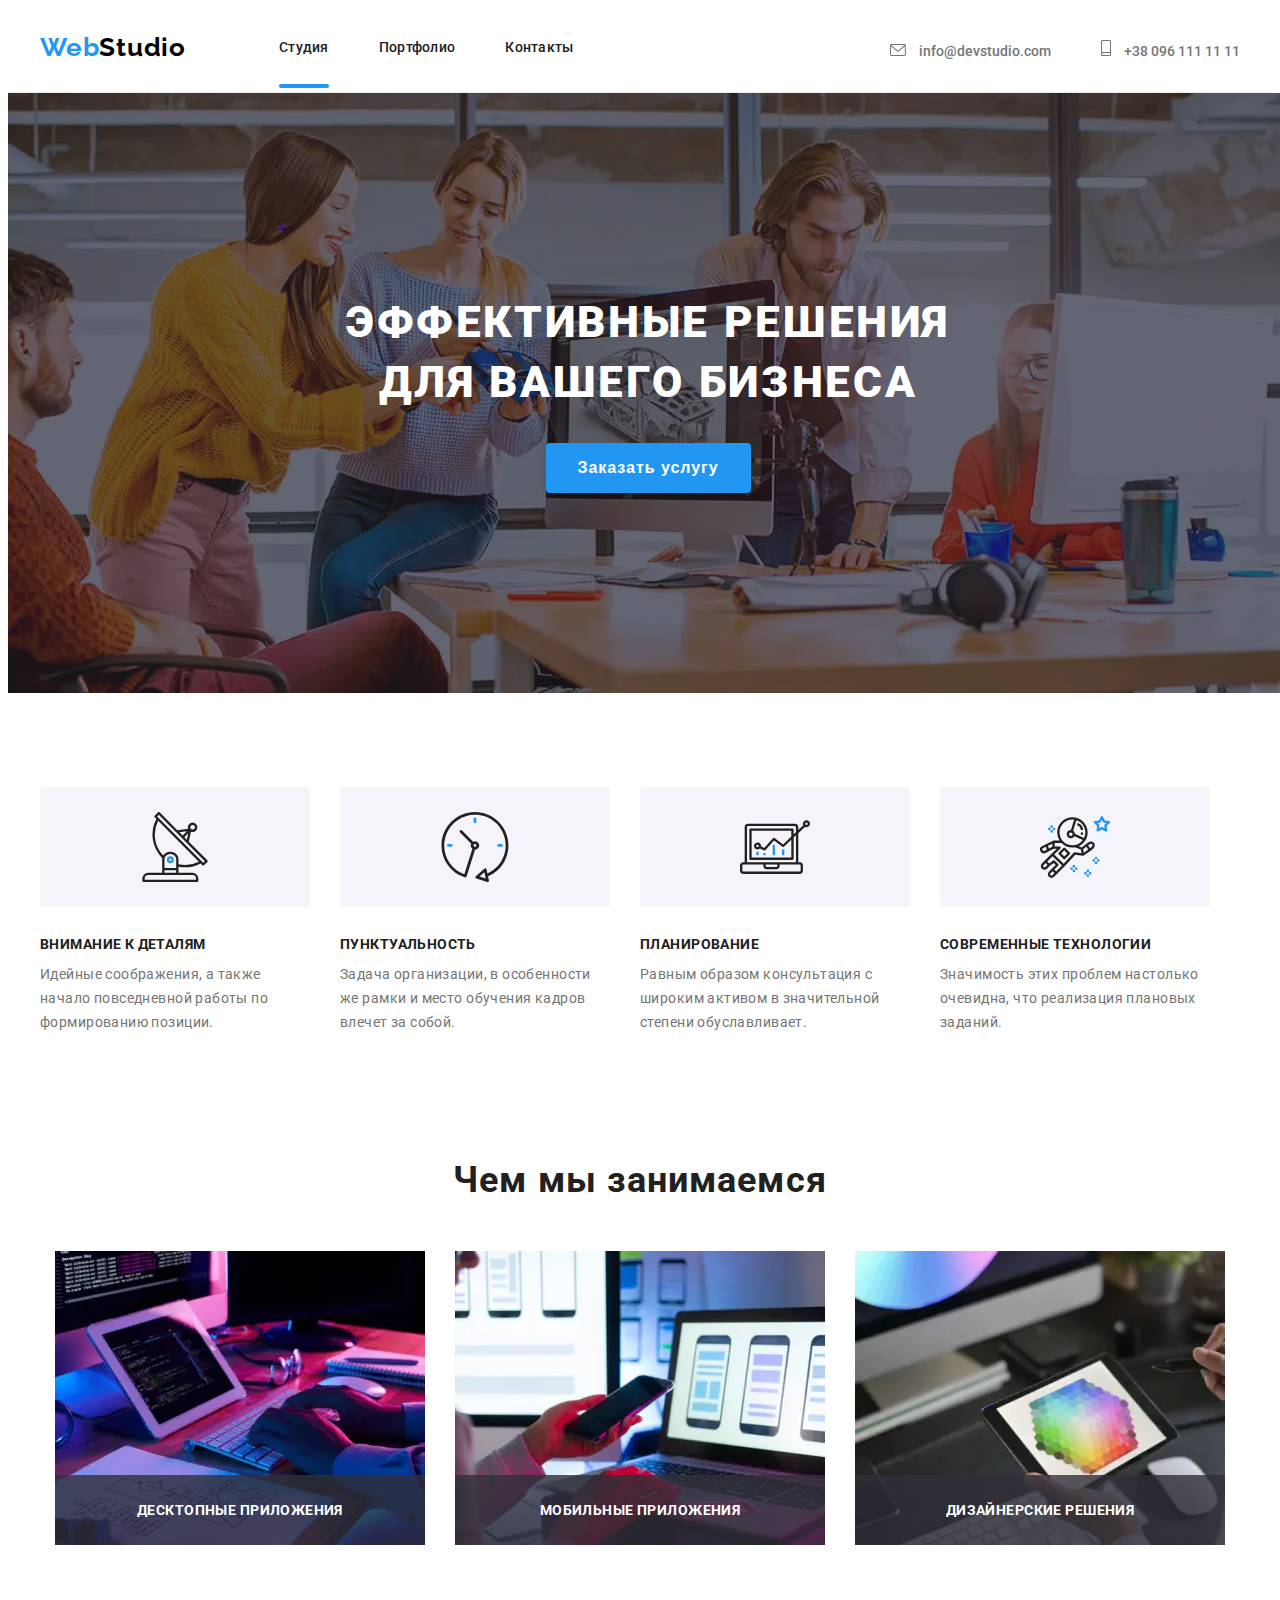
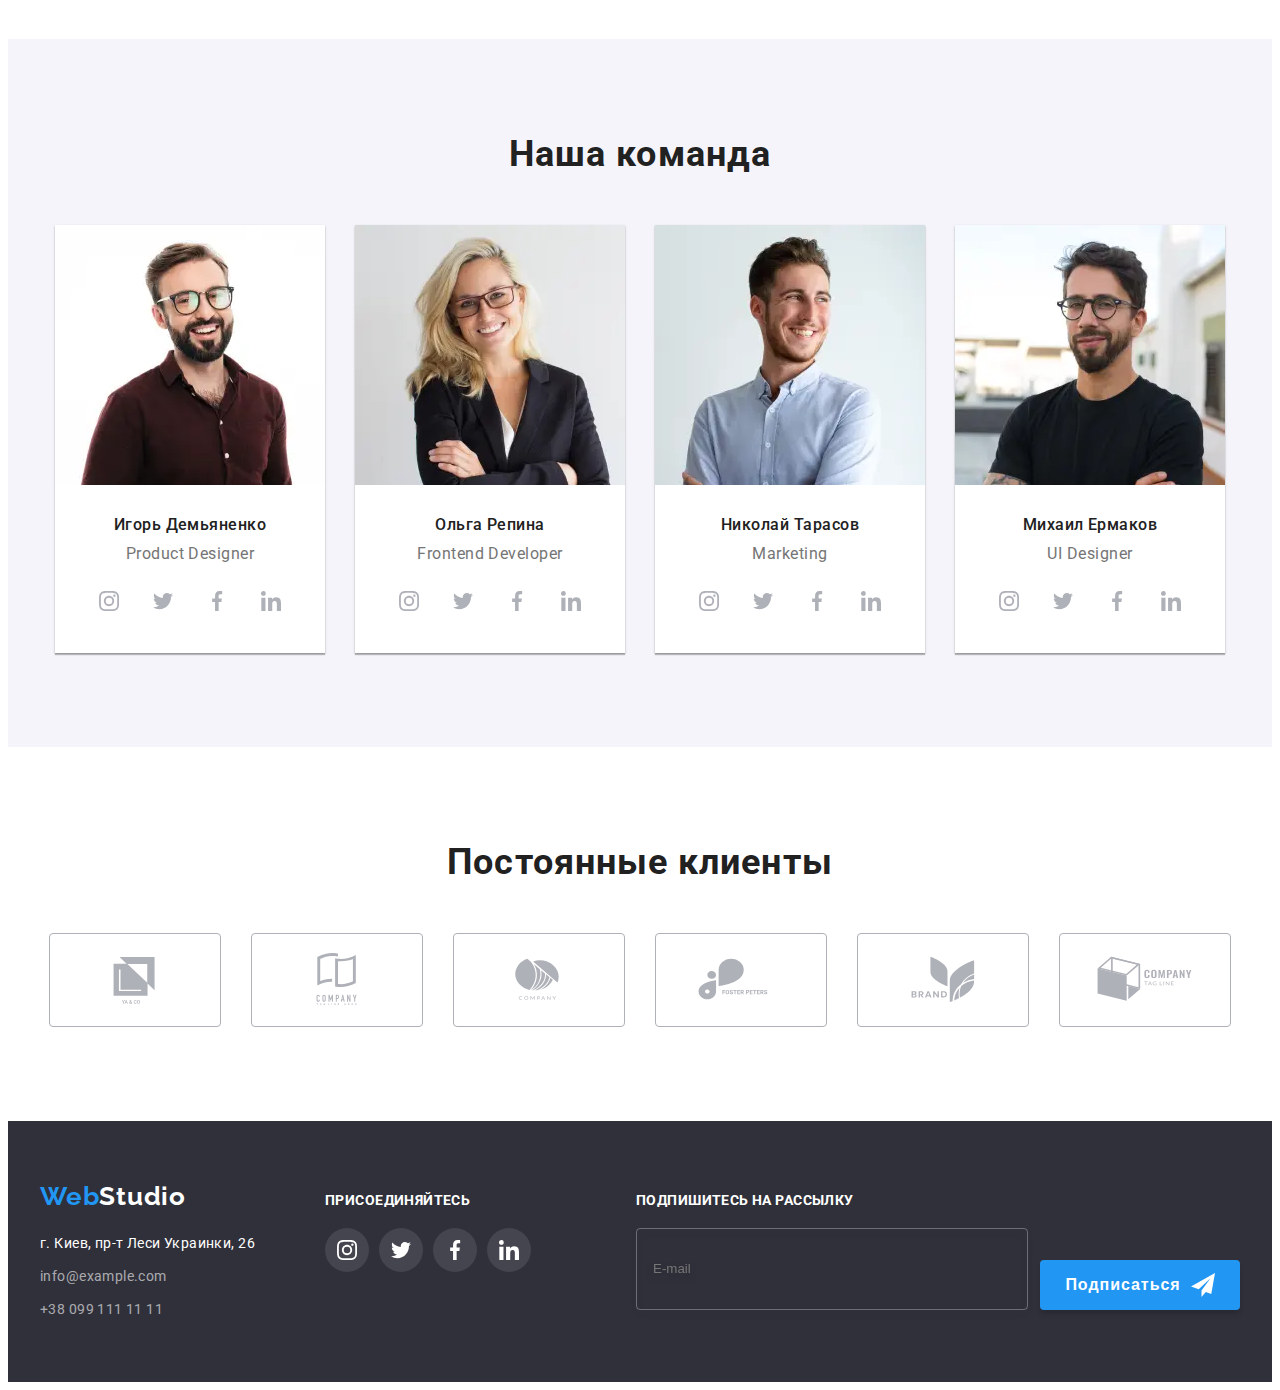
<file: index.html>
<!DOCTYPE html>
<html lang="en">
<head>
   <meta charset="UTF-8">
   <meta http-equiv="X-UA-Compatible" content="IE=edge">
   <meta name="viewport" content="width=device-width, initial-scale=1.0">
   <link rel="stylesheet" href="https://cdnjs.cloudflare.com/ajax/libs/modern-normalize/1.1.0/modern-normalize.min.css"
      integrity="sha512-wpPYUAdjBVSE4KJnH1VR1HeZfpl1ub8YT/NKx4PuQ5NmX2tKuGu6U/JRp5y+Y8XG2tV+wKQpNHVUX03MfMFn9Q=="
      crossorigin="anonymous" referrerpolicy="no-referrer" />
   <link rel="preconnect" href="https://fonts.googleapis.com">
   <link rel="preconnect" href="https://fonts.gstatic.com" crossorigin>
   <link href="https://fonts.googleapis.com/css2?family=Raleway:wght@700&family=Roboto:wght@400;500;700;900&display=swap"
      rel="stylesheet">
   <link rel="stylesheet" href="./css/main.min.css">
   <title>Студія</title>
</head>
<body>
   <header class="header">
      <section class="container header__container">
         <a class="logo header__logo" href="./index.html">Web<span class="logo__header-logo">Studio</span></a>
         
      
         <nav class="nav">
            <ul class="list header__list">
               <li class="nav__item nav__item--active"><a class="header__link nav__link header__link--active" href="./index.html">Студия</a></li>
               <li class="nav__item"><a class="header__link nav__link" href="./portfolio.html">Портфолио</a></li>
               <li class="nav__item"><a class="header__link nav__link" href="#">Контакты</a></li>
            </ul>
         </nav>
      
         <div class="header-contacts">
            <ul class="list header__list header-contacts__list">
               <li class="header-contacts__item">
                  <a class="header__link" href="mailto:info@devstudio.com">
                        <svg class="header-contacts__icon" id="heder-mail-icon" width="14" height="10">
                           <use href="./images/sprite.svg#icon-email"></use>
                        </svg>
                        info@devstudio.com
                     </a>
               </li>
               <li class="header-contacts__item">
                  <a class="header__link" href="tel:+380961111111">
                        <svg class="header-contacts__icon" id="heder-phone-icon" width="10" height="14">
                           <use href="./images/sprite.svg#icon-smartphone"></use>
                        </svg>
                        +38 096 111 11 11
                     </a>
               </li>
            </ul>
         </div>
         <button class="burger-menu__open-btn js-open-menu btn" type="button">
            <svg class="burger-menu__open-icon" width="40" height="40">
               <use href="./images/sprite.svg#icon-menu"></use>
            </svg>
         </button>
      </section>
   </header>

   <main>
      <section class="hero">
         <section class="container hero__container"> 

            <h1 class="hero__title">Эффективные решения для вашего бизнеса</h1>

            <button class="btn hero__btn" data-modal-open type="button">Заказать услугу</button>
         </section>
      </section>

      <section class="about-company section about-company__section ">
         <section class="container">   

            <ul class="list about-company__list">
               <li class="about-company__item">
                  <div class="about-company__icon">
                     <svg width="70" height="70">
                        <use href="./images/sprite.svg#icon-antenna"></use>
                     </svg>
                  </div>
                  <h3 class="about-company__subtitle">Внимание к деталям</h3>
                  <p class="about-company__text">Идейные соображения, а также начало повседневной работы по формированию позиции.</p>
               </li>
               <li class="about-company__item">
                  <div class="about-company__icon">
                     <svg width="70" height="70">
                        <use href="./images/sprite.svg#icon-clock"></use>
                     </svg>
                  </div>
                  <h3 class="about-company__subtitle">Пунктуальность</h3>
                  <p class="about-company__text">Задача организации, в особенности же рамки и место обучения кадров влечет за собой.</p>
               </li>
               <li class="about-company__item">
                  <div class="about-company__icon">
                     <svg width="70" height="70">
                        <use href="./images/sprite.svg#icon-diagram"></use>
                     </svg>
                  </div>
                  <h3 class="about-company__subtitle">Планирование</h3>
                  <p class="about-company__text">Равным образом консультация с широким активом в значительной степени обуславливает.</p>
               </li>
               <li class="about-company__item">
                  <div class="about-company__icon">
                     <svg width="70" height="70">
                        <use href="./images/sprite.svg#icon-astronaut"></use>
                     </svg>
                  </div>
                  <h3 class="about-company__subtitle">Современные технологии</h3>
                  <p class="about-company__text">Значимость этих проблем настолько очевидна, что реализация плановых заданий.</p>
               </li>
            </ul>
         </section>
      </section>
      
      <section class="project section project__section">
         <section class="container">   

            <h2 class="project-title">Чем мы занимаемся</h2>


            <ul class="list project__list">
               <li class="project__item">
                  <picture>
                     <source media="(min-width: 1280px)" srcset="
                        ./images/desktop/our-product/product1/imgproduct1.webp   1x,
                        ./images/desktop/our-product/product1/imgproduct1_2x.webp 2x,
                        ./images/desktop/our-product/product1/imgproduct1_3x.webp 3x
                        " type="image/webp" />
                     <source media="(min-width: 1280px)" srcset="
                        ./images/desktop/our-product/product1/imgproduct1.jpg   1x,
                        ./images/desktop/our-product/product1/imgproduct1_2x.jpg 2x,
                        ./images/desktop/our-product/product1/imgproduct1_3x.jpg 3x
                        " type="image/jpg" />
                     <img class="project-foto" src="./images/desktop/our-product/product1/imgproduct1.jpg" width="370" height="294"
                        alt="Пример проэкта" loading="lazy" />
                  </picture>
                  <p class="project-info">Десктопные приложения</p>
               </li>

               <li class="project__item">
                  <picture>
                     <source media="(min-width: 1280px)" srcset="
                        ./images/desktop/our-product/product2/imgproduct2.webp   1x,
                        ./images/desktop/our-product/product2/imgproduct2_2x.webp 2x,
                        ./images/desktop/our-product/product2/imgproduct2_3x.webp 3x
                        " type="image/webp" />
                     <source media="(min-width: 1280px)" srcset="
                        ./images/desktop/our-product/product2/imgproduct2.jpg   1x,
                        ./images/desktop/our-product/product2/imgproduct2_2x.jpg 2x,
                        ./images/desktop/our-product/product2/imgproduct2_3x.jpg 3x
                        " type="image/jpg" />
                     <img class="project-foto" src="./images/desktop/our-product/product2/imgproduct2.jpg" width="370" height="294"
                        alt="Пример проэкта" loading="lazy" />
                  </picture>
                  <p class="project-info">Мобильные приложения</p>
               </li>
               
               <li class="project__item">
                  <picture>
                     <source media="(min-width: 1280px)" srcset="
                        ./images/desktop/our-product/product3/imgproduct3.webp   1x,
                        ./images/desktop/our-product/product3/imgproduct3_2x.webp 2x,
                        ./images/desktop/our-product/product3/imgproduct3_3x.webp 3x
                        " type="image/webp" />
                     <source media="(min-width: 1280px)" srcset="
                        ./images/desktop/our-product/product3/imgproduct3.jpg   1x,
                        ./images/desktop/our-product/product3/imgproduct3_2x.jpg 2x,
                        ./images/desktop/our-product/product3/imgproduct3_3x.jpg 3x
                        " type="image/jpg" />
                     <img class="project-foto" src="./images/desktop/our-product/product3/imgproduct3.jpg" width="370" height="294"
                        alt="Пример проэкта" loading="lazy" />
                  </picture>
                  <p class="project-info">Дизайнерские решения</p>
               </li>
            </ul>
         </section>
      </section>

      <section class="team section">
         <section class="container">   

            <h2 class="team__title">Наша команда</h2>


            <ul class="list team__list">
               <li class="team__card">
                  <picture>
                     <source media="(min-width: 1280px)" srcset="
                        ./images/desktop/employee/employee1/imgemployee1.webp    1x,
                        ./images/desktop/employee/employee1/imgemployee1_2x.webp 2x,
                        ./images/desktop/employee/employee1/imgemployee1_3x.webp 3x" 
                        type="image/webp" />
                     <source media="(min-width: 1280px)" srcset="
                        ./images/desktop/employee/employee1/imgemployee1.jpg    1x,
                        ./images/desktop/employee/employee1/imgemployee1_2x.jpg 2x,
                        ./images/desktop/employee/employee1/imgemployee1_3x.jpg 3x
                        " 
                        type="image/jpg" />
                     <source media="(min-width: 768px)" srcset="
                        ./images/tablet/employee/employee1/imgemployee1.webp    1x,
                        ./images/tablet/employee/employee1/imgemployee1_2x.webp 2x,
                        ./images/tablet/employee/employee1/imgemployee1_3x.webp 3x
                        " 
                        type="image/webp" />
                     <source media="(min-width: 768px)" srcset="
                        ./images/tablet/employee/employee1/imgemployee1.jpg    1x,
                        ./images/tablet/employee/employee1/imgemployee1_2x.jpg 2x,
                        ./images/tablet/employee/employee1/imgemployee1_3x.jpg 3x
                        " 
                        type="image/jpg" />
                     <source media="(max-width: 767px)" srcset="
                        ./images/mobile/employee/employee1/imgemployee1.webp    1x,
                        ./images/mobile/employee/employee1/imgemployee1_2x.webp 2x,
                        ./images/mobile/employee/employee1/imgemployee1_3x.webp 3x
                        " 
                        type="image/webp" />
                     <source media="(max-width: 767px)" srcset="
                        ./images/mobile/employee/employee1/imgemployee1.jpg    1x,
                        ./images/mobile/employee/employee1/imgemployee1_2x.jpg 2x,
                        ./images/mobile/employee/employee1/imgemployee1_3x.jpg 3x" 
                        type="image/jpg" />
                     <img class="team__foto" src="./images/mobile/employee/employee1/imgemployee1.jpg" width="450" height="460"
                        alt="Фото сотрудника" loading="lazy" />
                  </picture>
                  <div class="team__card-text">
                     <h3 class="team__employee">Игорь Демьяненко</h3>
                     <p class="team__position">Product Designer</p>
                     <ul class="list social social__list">
                        <li class="social__items">
                           <a class="social__icon-link" href="">
                              <svg class="social__icon" width="20" height="20">
                                 <use href="./images/sprite.svg#icon-instagram"></use>
                              </svg>
                           </a>
                        </li>
                        <li class="social__items">
                           <a class="social__icon-link" href="">
                              <svg class="social__icon" width="20" height="20">
                                 <use href="./images/sprite.svg#icon-twitter"></use>
                              </svg>
                           </a>
                        </li>
                        <li class="social__items">
                           <a class="social__icon-link" href="">
                              <svg class="social__icon" width="20" height="20">
                                 <use href="./images/sprite.svg#icon-facebook"></use>
                              </svg>
                           </a>
                        </li>
                        <li class="social__items">
                           <a class="social__icon-link" href="">
                              <svg class="social__icon" width="20" height="20">
                                 <use href="./images/sprite.svg#icon-linkedin"></use>
                              </svg>
                           </a>
                        </li>
                     </ul>
                  </div>
               </li>

               <li class="team__card">
                  <picture>
                     <source media="(min-width: 1280px)" srcset="
                        ./images/desktop/employee/employee2/imgemployee2.webp    1x,
                        ./images/desktop/employee/employee2/imgemployee2_2x.webp 2x,
                        ./images/desktop/employee/employee2/imgemployee2_3x.webp 3x" 
                        type="image/webp" />
                     <source media="(min-width: 1280px)" srcset="
                        ./images/desktop/employee/employee2/imgemployee2.jpg    1x,
                        ./images/desktop/employee/employee2/imgemployee2_2x.jpg 2x,
                        ./images/desktop/employee/employee2/imgemployee2_3x.jpg 3x
                        " type="image/jpg" />
                     <source media="(min-width: 768px)" srcset="
                        ./images/tablet/employee/employee2/imgemployee2.webp    1x,
                        ./images/tablet/employee/employee2/imgemployee2_2x.webp 2x,
                        ./images/tablet/employee/employee2/imgemployee2_3x.webp 3x
                        " type="image/webp" />
                     <source media="(min-width: 768px)" srcset="
                        ./images/tablet/employee/employee2/imgemployee2.jpg    1x,
                        ./images/tablet/employee/employee2/imgemployee2_2x.jpg 2x,
                        ./images/tablet/employee/employee2/imgemployee2_3x.jpg 3x
                        " type="image/jpg" />
                     <source media="(max-width: 767px)" srcset="
                        ./images/mobile/employee/employee2/imgemployee2.webp    1x,
                        ./images/mobile/employee/employee2/imgemployee2_2x.webp 2x,
                        ./images/mobile/employee/employee2/imgemployee2_3x.webp 3x
                        " type="image/webp" />
                     <source media="(max-width: 767px)" srcset="
                        ./images/mobile/employee/employee2/imgemployee2.jpg    1x,
                        ./images/mobile/employee/employee2/imgemployee2_2x.jpg 2x,
                        ./images/mobile/employee/employee2/imgemployee2_3x.jpg 3x" type="image/jpg" />
                     <img class="team__foto" src="./images/mobile/employee/employee2/imgemployee2.jpg" width="450" height="460"
                        alt="Фото сотрудника" loading="lazy" />
                  </picture>
                  <div class="team__card-text">
                     <h3 class="team__employee">Ольга Репина</h3>
                     <p class="team__position">Frontend Developer</p>
                     <ul class="list social social__list">
                        <li class="social__items">
                           <a class="social__icon-link" href="">
                              <svg class="social__icon" width="20" height="20">
                                 <use href="./images/sprite.svg#icon-instagram"></use>
                              </svg>
                           </a>
                        </li>
                        <li class="social__items">
                           <a class="social__icon-link" href="">
                              <svg class="social__icon" width="20" height="20">
                                 <use href="./images/sprite.svg#icon-twitter"></use>
                              </svg>
                           </a>
                        </li>
                        <li class="social__items">
                           <a class="social__icon-link" href="">
                              <svg class="social__icon" width="20" height="20">
                                 <use href="./images/sprite.svg#icon-facebook"></use>
                              </svg>
                           </a>
                        </li>
                        <li class="social__items">
                           <a class="social__icon-link" href="">
                              <svg class="social__icon" width="20" height="20">
                                 <use href="./images/sprite.svg#icon-linkedin"></use>
                              </svg>
                           </a>
                        </li>
                     </ul>
                  </div>
               </li>

               <li class="team__card">
                  <picture>
                     <source media="(min-width: 1280px)" srcset="
                        ./images/desktop/employee/employee3/imgemployee3.webp    1x,
                        ./images/desktop/employee/employee3/imgemployee3_2x.webp 2x,
                        ./images/desktop/employee/employee3/imgemployee3_3x.webp 3x" type="image/webp" />
                     <source media="(min-width: 1280px)" srcset="
                        ./images/desktop/employee/employee3/imgemployee3.jpg    1x,
                        ./images/desktop/employee/employee3/imgemployee3_2x.jpg 2x,
                        ./images/desktop/employee/employee3/imgemployee3_3x.jpg 3x
                        " type="image/jpg" />
                     <source media="(min-width: 768px)" srcset="
                        ./images/tablet/employee/employee3/imgemployee3.webp    1x,
                        ./images/tablet/employee/employee3/imgemployee3_2x.webp 2x,
                        ./images/tablet/employee/employee3/imgemployee3_3x.webp 3x
                        " type="image/webp" />
                     <source media="(min-width: 768px)" srcset="
                        ./images/tablet/employee/employee3/imgemployee3.jpg    1x,
                        ./images/tablet/employee/employee3/imgemployee3_2x.jpg 2x,
                        ./images/tablet/employee/employee3/imgemployee3_3x.jpg 3x
                        " type="image/jpg" />
                     <source media="(max-width: 767px)" srcset="
                        ./images/mobile/employee/employee3/imgemployee3.webp    1x,
                        ./images/mobile/employee/employee3/imgemployee3_2x.webp 2x,
                        ./images/mobile/employee/employee3/imgemployee3_3x.webp 3x
                        " type="image/webp" />
                     <source media="(max-width: 767px)" srcset="
                        ./images/mobile/employee/employee3/imgemployee3.jpg    1x,
                        ./images/mobile/employee/employee3/imgemployee3_2x.jpg 2x,
                        ./images/mobile/employee/employee3/imgemployee3_3x.jpg 3x" type="image/jpg" />
                     <img class="team__foto" src="./images/mobile/employee/employee3/imgemployee3.jpg" width="450" height="460"
                        alt="Фото сотрудника" loading="lazy" />
                  </picture>
                  <div class="team__card-text">
                     <h3 class="team__employee">Николай Тарасов</h3>
                     <p class="team__position">Marketing</p>
                     <ul class="list social social__list">
                        <li class="social__items">
                           <a class="social__icon-link" href="">
                              <svg class="social__icon" width="20" height="20">
                                 <use href="./images/sprite.svg#icon-instagram"></use>
                              </svg>
                           </a>
                        </li>
                        <li class="social__items">
                           <a class="social__icon-link" href="">
                              <svg class="social__icon" width="20" height="20">
                                 <use href="./images/sprite.svg#icon-twitter"></use>
                              </svg>
                           </a>
                        </li>
                        <li class="social__items">
                           <a class="social__icon-link" href="">
                              <svg class="social__icon" width="20" height="20">
                                 <use href="./images/sprite.svg#icon-facebook"></use>
                              </svg>
                           </a>
                        </li>
                        <li class="social__items">
                           <a class="social__icon-link" href="">
                              <svg class="social__icon" width="20" height="20">
                                 <use href="./images/sprite.svg#icon-linkedin"></use>
                              </svg>
                           </a>
                        </li>
                     </ul>
                  </div>
               </li>

               <li class="team__card">
                  <picture>
                     <source media="(min-width: 1280px)" srcset="
                        ./images/desktop/employee/employee4/imgemployee4.webp    1x,
                        ./images/desktop/employee/employee4/imgemployee4_2x.webp 2x,
                        ./images/desktop/employee/employee4/imgemployee4_3x.webp 3x" type="image/webp" />
                     <source media="(min-width: 1280px)" srcset="
                        ./images/desktop/employee/employee4/imgemployee4.jpg    1x,
                        ./images/desktop/employee/employee4/imgemployee4_2x.jpg 2x,
                        ./images/desktop/employee/employee4/imgemployee4_3x.jpg 3x
                        " type="image/jpg" />
                     <source media="(min-width: 768px)" srcset="
                        ./images/tablet/employee/employee4/imgemployee4.webp    1x,
                        ./images/tablet/employee/employee4/imgemployee4_2x.webp 2x,
                        ./images/tablet/employee/employee4/imgemployee4_3x.webp 3x
                        " type="image/webp" />
                     <source media="(min-width: 768px)" srcset="
                        ./images/tablet/employee/employee4/imgemployee4.jpg    1x,
                        ./images/tablet/employee/employee4/imgemployee4_2x.jpg 2x,
                        ./images/tablet/employee/employee4/imgemployee4_3x.jpg 3x
                        " type="image/jpg" />
                     <source media="(max-width: 767px)" srcset="
                        ./images/mobile/employee/employee4/imgemployee4.webp    1x,
                        ./images/mobile/employee/employee4/imgemployee4_2x.webp 2x,
                        ./images/mobile/employee/employee4/imgemployee4_3x.webp 3x
                        " type="image/webp" />
                     <source media="(max-width: 767px)" srcset="
                        ./images/mobile/employee/employee4/imgemployee4.jpg    1x,
                        ./images/mobile/employee/employee4/imgemployee4_2x.jpg 2x,
                        ./images/mobile/employee/employee4/imgemployee4_3x.jpg 3x" type="image/jpg" />
                     <img class="team__foto" src="./images/mobile/employee/employee4/imgemployee4.jpg" width="450" height="460"
                        alt="Фото сотрудника" loading="lazy" />
                  </picture>
                  <div class="team__card-text">
                     <h3 class="team__employee">Михаил Ермаков</h3>
                     <p class="team__position">UI Designer</p>
                     <ul class="list social social__list">
                        <li class="social__items">
                           <a class="social__icon-link" href="">
                              <svg class="social__icon" width="20" height="20">
                                 <use href="./images/sprite.svg#icon-instagram"></use>
                              </svg>
                           </a>
                        </li>
                        <li class="social__items">
                           <a class="social__icon-link" href="">
                              <svg class="social__icon" width="20" height="20">
                                 <use href="./images/sprite.svg#icon-twitter"></use>
                              </svg>
                           </a>
                        </li>
                        <li class="social__items">
                           <a class="social__icon-link" href="">
                              <svg class="social__icon" width="20" height="20">
                                 <use href="./images/sprite.svg#icon-facebook"></use>
                              </svg>
                           </a>
                        </li>
                        <li class="social__items">
                           <a class="social__icon-link" href="">
                              <svg class="social__icon" width="20" height="20">
                                 <use href="./images/sprite.svg#icon-linkedin"></use>
                              </svg>
                           </a>
                        </li>
                     </ul>
                  </div>
               </li>

            </ul>
         </section>
      </section>

      <section class="client section">
         <section class="container">
            <h2 class="client__title">Постоянные клиенты</h2>

            <ul class="list client__list">
               <li class="client__item">
                  <a class="client__link" href="">
                     <svg class="client__icon" wigth="106" height="60">
                        <use href="./images/sprite.svg#icon-client-company-1"></use>
                     </svg>
                  </a>
               </li>
               <li class="client__item">
                  <a class="client__link" href="">
                     <svg class="client__icon" wigth="106" height="60">
                        <use href="./images/sprite.svg#icon-client-company-2"></use>
                     </svg>
                  </a>
               </li>
               <li class="client__item">
                  <a class="client__link" href="">
                     <svg class="client__icon" wigth="106" height="60">
                        <use href="./images/sprite.svg#icon-client-company-3"></use>
                     </svg>
                  </a>
               </li>
               <li class="client__item">
                  <a class="client__link" href="">
                     <svg class="client__icon" wigth="106" height="60">
                        <use href="./images/sprite.svg#icon-client-company-4"></use>
                     </svg>
                  </a>
               </li>
               <li class="client__item">
                  <a class="client__link" href="">
                     <svg class="client__icon" wigth="106" height="60">
                        <use href="./images/sprite.svg#icon-client-company-5"></use>
                     </svg>
                  </a>
               </li>
               <li class="client__item">
                  <a class="client__link" href="">
                     <svg class="client__icon" wigth="106" height="60">
                        <use href="./images/sprite.svg#icon-client-company-6"></use>
                     </svg>
                  </a>
               </li>
            </ul>
         </section>
      </section>
   </main>

   <footer class="footer section">
      <section class="container footer__container">
         <div class="footer__box">
            <a class="logo footer__logo" href="#">Web<span class="logo__footer-logo">Studio</span></a>

            <div class="footer-contacts">
               <address class="footer-contacts__address">г. Киев, пр-т Леси Украинки, 26</address>
               <a class="footer-contacts__info" href="mailto:info@example.com">info@example.com</a>
               <a class="footer-contacts__info" href="tel:+380991111111">+38 099 111 11 11</a>
            </div>
         </div>

         <div class="footer__box">
            <h2 class="footer__subtitle">присоединяйтесь</h2>

            <ul class="list footer-social">
               <li class="footer-social__items">
                  <a class="footer-social__icon-link" href="">
                     <svg class="footer-social__icon" width="20" height="20">
                        <use href="./images/sprite.svg#icon-instagram"></use>
                     </svg>
                  </a>
               </li>
               <li class="footer-social__items">
                  <a class="footer-social__icon-link" href="">
                     <svg class="footer-social__icon" width="20" height="20">
                        <use href="./images/sprite.svg#icon-twitter"></use>
                     </svg>
                  </a>
               </li>
               <li class="footer-social__items">
                  <a class="footer-social__icon-link" href="">
                     <svg class="footer-social__icon" width="20" height="20">
                        <use href="./images/sprite.svg#icon-facebook"></use>
                     </svg>
                  </a>
               </li>
               <li class="footer-social__items">
                  <a class="footer-social__icon-link" href="">
                     <svg class="footer-social__icon" width="20" height="20">
                        <use href="./images/sprite.svg#icon-linkedin"></use>
                     </svg>
                  </a>
               </li>
            </ul>
         </div>

         <div class="footer__box">
            <form class="subscribe-form">
               <label class="subscribe-form__label">
                  <span class="footer__subtitle">Подпишитесь на рассылку</span>
                  <input class="subscribe-form__input" type="email" name="subscribe-email" placeholder="E-mail" required >
               </label>
               <button  class="subscribe-form__btn btn" type="submit">Подписаться
                  <svg class="subscribe-form__icon" width="24" height="24">
                     <use href="./images/sprite.svg#icon-send"></use>
                  </svg>
               </button>
            </form>
         </div>
      </section>
   </footer>

   <section class="burger-menu js-menu-container">
      <div class="burger-menu__backdrop ">
         <div class="burger-menu__wrapper container ">
            <button class="burger-menu__close-btn js-close-menu btn">
               <svg class="burger-menu__close-icon" width="40" height="40">
                  <use href="./images/sprite.svg#icon-close"></use>
               </svg>
            </button>
            <nav class="burger-menu__nav">
               <ul class="list burger-menu__nav-list">
                  <li class="burger-menu__nav-item burger-menu__nav-item--active"><a class="burger-menu__nav-link burger-menu__nav-link--active" href="./index.html">Студия</a></li>
                  <li class="burger-menu__nav-item"><a class="burger-menu__nav-link" href="./portfolio.html">Портфолио</a></li>
                  <li class="burger-menu__nav-item"><a class="burger-menu__nav-link" href="#">Контакты</a></li>
               </ul>
            </nav>
            <div class="burger-menu__contact">
               <ul class="list burger-menu__contact-list">
                  <li class="burger-menu__contact-item">
                     <a class="burger-menu__contact-phone" href="tel:+380961111111">
                        +38 096 111 11 11
                     </a>
                  </li>

                  <li class="burger-menu__contact-item">
                     <a class="burger-menu__contact-email" href="mailto:info@devstudio.com">
                        info@devstudio.com
                     </a>
                  </li>
               </ul>
            </div>
            <div class="burger-menu__social">
               <ul class="list burger-menu__social-list">
                  <li class="burger-menu__social-item">
                     <a class="burger-menu__social-link" href="">Instagram</a>
                  </li>
                  <li class="burger-menu__social-item">
                     <a class="burger-menu__social-link" href="">Twitter</a>
                  </li>
                  <li class="burger-menu__social-item">
                     <a class="burger-menu__social-link" href="">Facebook</a>
                  </li>
                  <li class="burger-menu__social-item">
                     <a class="burger-menu__social-link" href="">LinkedIn</a>
                  </li>
               </ul>
            </div>
         </div>
      </div>
   </section>

   <div class="backdrop is-hidden" data-modal>
      <div class="modal-wrapper">
         <button class="modal-btn btn" data-modal-close>
            <svg width="18" height="18">
               <use href="./images/sprite.svg#icon-close-btn"></use>
            </svg>
         </button>

         <form class="modal-form">

            <b class="modal-form__title">Оставьте свои данные, мы вам перезвоним</b>

            <label class="modal-form__label">
               <span class="modal-form__subtitle">Имя</span>
               <input class="modal-form__main-data" name="order-client-name" type="text">
               <svg class="modal-form__input-icon" width="18" height="18" >
                  <use href="./images/sprite.svg#icon-person-form"></use>
               </svg>
               <svg class="modal-form__warning-icon" width="18" height="18">
                  <use href="./images/sprite.svg#icon-warning"></use>
               </svg>
            </label>
            <label class="modal-form__label">
               <span class="modal-form__subtitle">Телефон</span>
               <input class="modal-form__main-data" name="order-tel" type="tel">
               <svg class="modal-form__input-icon" width="18" height="18" >
                  <use href="./images/sprite.svg#icon-phone-form"></use>
               </svg>
               <svg class="modal-form__warning-icon" width="18" height="18">
                  <use href="./images/sprite.svg#icon-warning"></use>
               </svg>
            </label>
            <label class="modal-form__label">
               <span class="modal-form__subtitle">Почта</span>
               <input class="modal-form__main-data" name="order-email" type="email">
               <svg class="modal-form__input-icon" width="18" height="18" >
                  <use href="./images/sprite.svg#icon-email-form"></use>
               </svg>
               <svg class="modal-form__warning-icon" width="18" height="18">
                  <use href="./images/sprite.svg#icon-warning"></use>
               </svg>
            </label>
            <label class="modal-form__label">
               <span class="modal-form__subtitle">Комментарий</span>
               <textarea class="modal-form__coment-input" name="order-coment" id="" rows="10" placeholder="Введите текст"></textarea>
            </label>
            <label class="modal-form__label checkbox-custom">
               <input class="modal-form__checkbox-input" name="order-checkbox" displey="hiden" type="checkbox">
               <svg class="modal-form__icon-done" width="16" height="15">
                  <use href="./images/sprite.svg#icon-done-form"></use>
               </svg>
               <p class="modal-form__subscribe-text">Соглашаюсь с рассылкой и принимаю <a class="modal-form__subscribe-text--hiperlink" href=""> Условия договора</a></p>
            </label>
            <button class="modal-form__submit-btn btn" type="submit">Отправить</button>
         </form>
      </div>
   </div>

   <script src="./js/modal.js"></script>
   <script src="./js/burger-menu.js"></script>
</body>
</html>
</file>
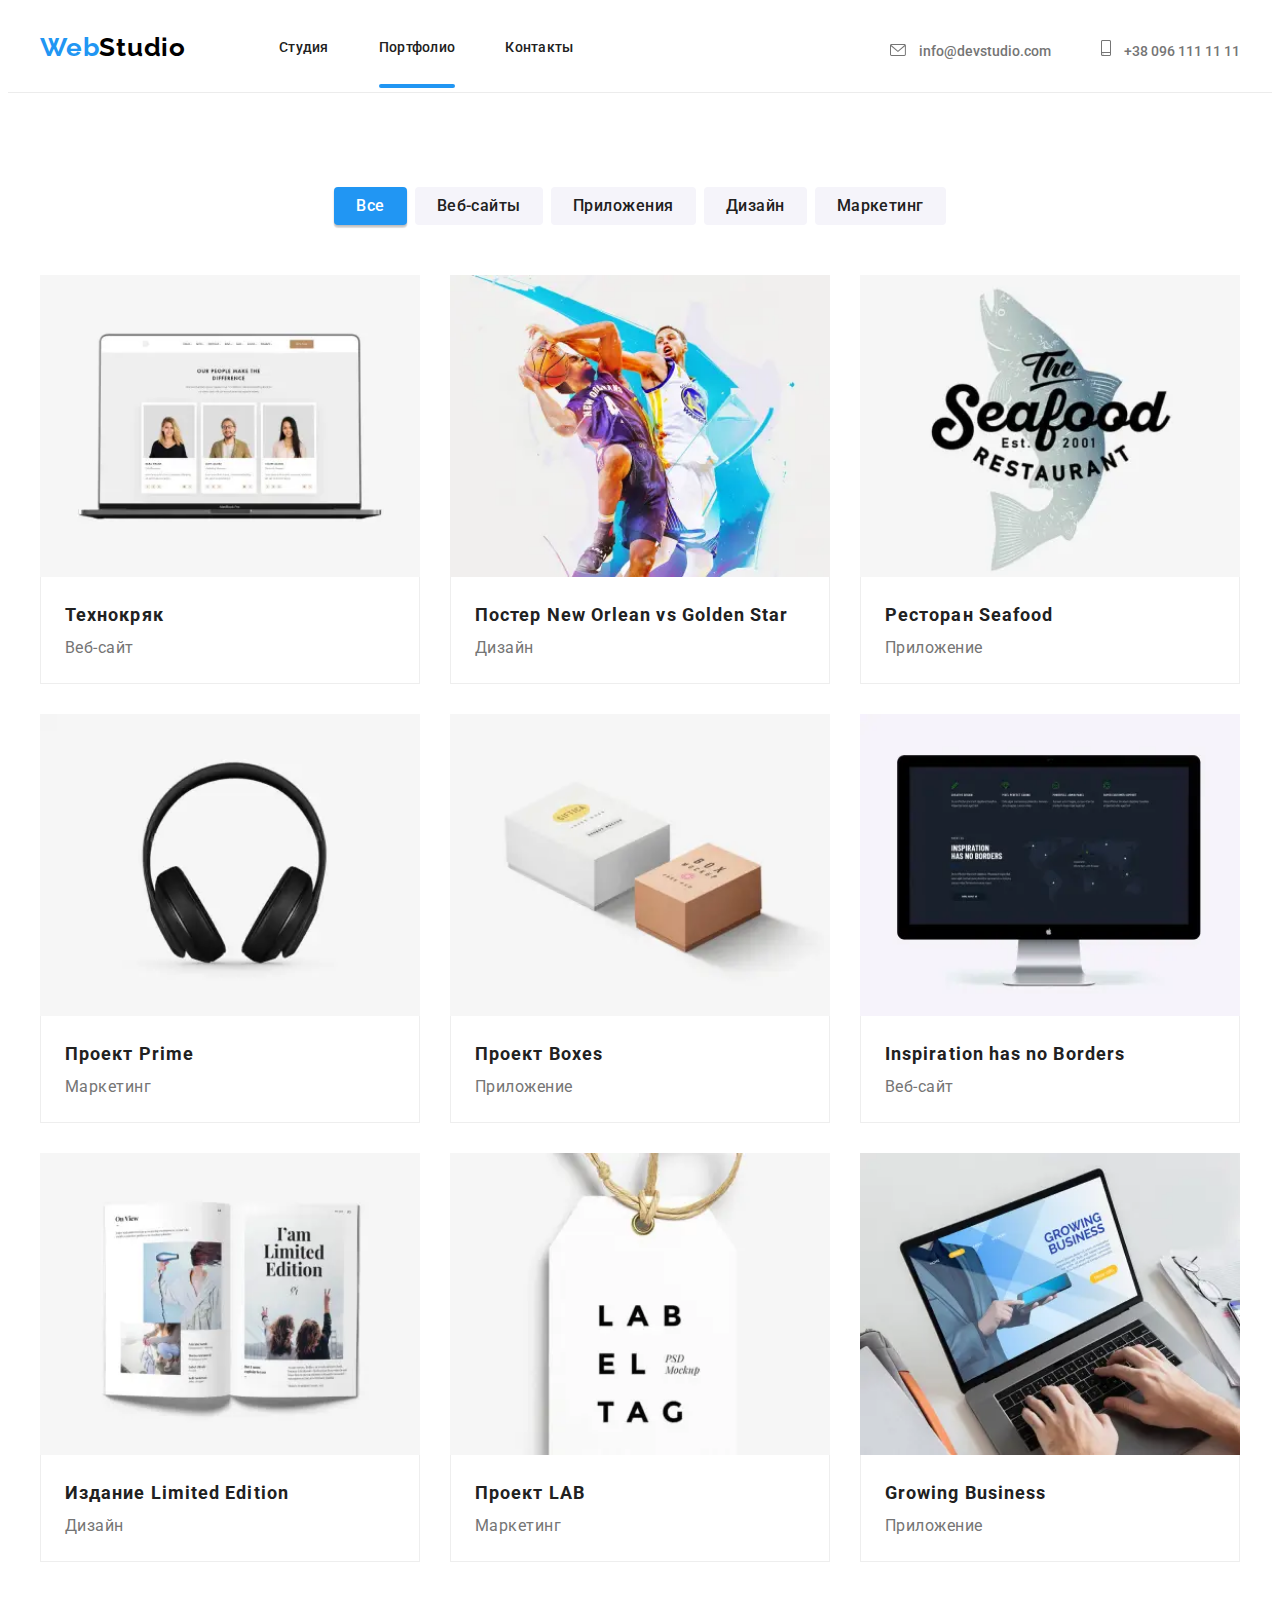
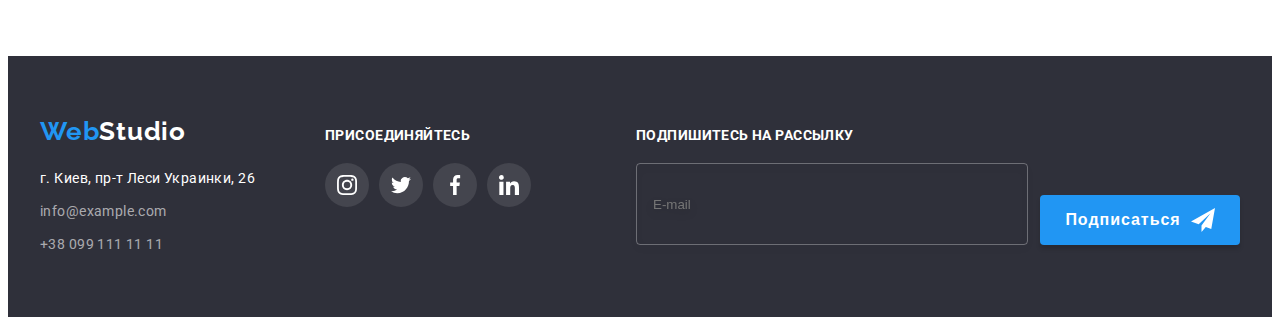
<file: portfolio.html>
<!DOCTYPE html>
<html lang="ru">
<head>
   <meta charset="UTF-8">
   <meta http-equiv="X-UA-Compatible" content="IE=edge">
   <meta name="viewport" content="width=device-width, initial-scale=1.0">
   <link rel="stylesheet" href="https://cdnjs.cloudflare.com/ajax/libs/modern-normalize/1.1.0/modern-normalize.min.css"
      integrity="sha512-wpPYUAdjBVSE4KJnH1VR1HeZfpl1ub8YT/NKx4PuQ5NmX2tKuGu6U/JRp5y+Y8XG2tV+wKQpNHVUX03MfMFn9Q=="
      crossorigin="anonymous" referrerpolicy="no-referrer" />
   <link rel="preconnect" href="https://fonts.googleapis.com">
   <link rel="preconnect" href="https://fonts.gstatic.com" crossorigin>
   <link href="https://fonts.googleapis.com/css2?family=Raleway:wght@700&family=Roboto:wght@400;500;700;900&display=swap"
      rel="stylesheet">
   <link rel="stylesheet" href="./css/main.min.css">
   <title>Портфоліо</title>
</head>
<body>
   <header class="header">
      <section class="container header__container">
         <a class="logo header__logo" href="./index.html">Web<span class="logo__header-logo">Studio</span></a>
         
      
         <nav class="nav">
            <ul class="list header__list">
               <li class="nav__item "><a class="header__link nav__link " href="./index.html">Студия</a></li>
               <li class="nav__item nav__item--active"><a class="header__link nav__link header__link--active" href="./portfolio.html">Портфолио</a></li>
               <li class="nav__item"><a class="header__link nav__link" href="#">Контакты</a></li>
            </ul>
         </nav>
      
         <div class="header-contacts">
            <ul class="list header__list header-contacts__list">
               <li class="header-contacts__item">
                  <a class="header__link" href="mailto:info@devstudio.com">
                        <svg class="header-contacts__icon" id="heder-mail-icon" width="14" height="10">
                           <use href="./images/sprite.svg#icon-email"></use>
                        </svg>
                        info@devstudio.com
                     </a>
               </li>
               <li class="header-contacts__item">
                  <a class="header__link" href="tel:+380961111111">
                        <svg class="header-contacts__icon" id="heder-phone-icon" width="10" height="14">
                           <use href="./images/sprite.svg#icon-smartphone"></use>
                        </svg>
                        +38 096 111 11 11
                     </a>
               </li>
            </ul>
         </div>
         <button class="burger-menu__open-btn js-open-menu btn" type="button">
            <svg class="burger-menu__open-icon" width="40" height="40">
               <use href="./images/sprite.svg#icon-menu"></use>
            </svg>
         </button>
      </section>
   </header>

   <main >
      <section class="portfolio section">
         <section class="container">
            <ul class="filter-buttons list">
               <li class="filter-buttons__item"><button class="btn filter-buttons__btn filter-buttons__btn--active" type="button">Все</button></li>
               <li class="filter-buttons__item"><button class="btn filter-buttons__btn" type="button">Веб-сайты</button></li>
               <li class="filter-buttons__item"><button class="btn filter-buttons__btn" type="button">Приложения</button></li>
               <li class="filter-buttons__item"><button class="btn filter-buttons__btn" type="button">Дизайн</button></li>
               <li class="filter-buttons__item"><button class="btn filter-buttons__btn" type="button">Маркетинг</button></li>
            </ul>

            <ul class="portfolio-project list">
               <li class="portfolio-project__item">
                  <a class="portfolio-project__card" href="#">
                     <div class="portfolio-project__overlay-box">

                        <picture>
                           <source media="(min-width: 1280px)" srcset="
                              ./images/desktop/portfolio-example/project1/imgproject1.webp    1x,
                              ./images/desktop/portfolio-example/project1/imgproject1_2x.webp 2x,
                              ./images/desktop/portfolio-example/project1/imgproject1_3x.webp 3x
                              " type="image/webp" />
                           <source media="(min-width: 1280px)" srcset="
                              ./images/desktop/portfolio-example/project1/imgproject1.jpg    1x,
                              ./images/desktop/portfolio-example/project1/imgproject1_2x.jpg 2x,
                              ./images/desktop/portfolio-example/project1/imgproject1_3x.jpg 3x
                              " type="image/jpg" />
                           <source media="(min-width: 768px)" srcset="
                              ./images/tablet/portfolio-example/project1/imgproject1.webp    1x,
                              ./images/tablet/portfolio-example/project1/imgproject1_2x.webp 2x,
                              ./images/tablet/portfolio-example/project1/imgproject1_3x.webp 3x
                              " type="image/webp" />
                           <source media="(min-width: 768px)" srcset="
                              ./images/tablet/portfolio-example/project1/imgproject1.jpg    1x,
                              ./images/tablet/portfolio-example/project1/imgproject1_2x.jpg 2x,
                              ./images/tablet/portfolio-example/project1/imgproject1_3x.jpg 3x
                              " type="image/jpg" />
                           <source media="(max-width: 767px)" srcset="
                              ./images/mobile/portfolio-example/project1/imgproject1.webp    1x,
                              ./images/mobile/portfolio-example/project1/imgproject1_2x.webp 2x,
                              ./images/mobile/portfolio-example/project1/imgproject1_3x.webp 3x
                              " type="image/webp" />
                           <source media="(max-width: 767px)" srcset="
                              ./images/mobile/portfolio-example/project1/imgproject1.jpg    1x,
                              ./images/mobile/portfolio-example/project1/imgproject1_2x.jpg 2x,
                              ./images/mobile/portfolio-example/project1/imgproject1_3x.jpg 3x
                              " type="image/jpg" />
                           <img class="portfolio-project__foto" src="./images/mobile/portfolio-example/project1/imgproject1.jpg" width="450" height="294"
                              alt="Проект Технокряк" loading="lazy" />
                        </picture>


                        <p class="portfolio-project__overlay">Ресурс предлагает комплексные предложения с разным уровнем функционала и сервисов. 
                           Все это позволит посетителю получить исчерпывающие сведения о компании или частном лице.
                        </p>
                     </div>
                     <div class="portfolio-project__info">
                        <h2 class="portfolio-project__subtitle">Технокряк</h2>
                        <p class="portfolio-project__text">Веб-сайт</p>
                     </div>
                  </a>
               </li>

               <li class="portfolio-project__item">
                  <a class="portfolio-project__card" href="#">
                     <div class="portfolio-project__overlay-box">

                        <picture>
                           <source media="(min-width: 1280px)" srcset="
                              ./images/desktop/portfolio-example/project2/imgproject2.webp    1x,
                              ./images/desktop/portfolio-example/project2/imgproject2_2x.webp 2x,
                              ./images/desktop/portfolio-example/project2/imgproject2_3x.webp 3x
                              " type="image/webp" />
                           <source media="(min-width: 1280px)" srcset="
                              ./images/desktop/portfolio-example/project2/imgproject2.jpg    1x,
                              ./images/desktop/portfolio-example/project2/imgproject2_2x.jpg 2x,
                              ./images/desktop/portfolio-example/project2/imgproject2_3x.jpg 3x
                              " type="image/jpg" />
                           <source media="(min-width: 768px)" srcset="
                              ./images/tablet/portfolio-example/project2/imgproject2.webp    1x,
                              ./images/tablet/portfolio-example/project2/imgproject2_2x.webp 2x,
                              ./images/tablet/portfolio-example/project2/imgproject2_3x.webp 3x
                              " type="image/webp" />
                           <source media="(min-width: 768px)" srcset="
                              ./images/tablet/portfolio-example/project2/imgproject2.jpg    1x,
                              ./images/tablet/portfolio-example/project2/imgproject2_2x.jpg 2x,
                              ./images/tablet/portfolio-example/project2/imgproject2_3x.jpg 3x
                              " type="image/jpg" />
                           <source media="(max-width: 767px)" srcset="
                              ./images/mobile/portfolio-example/project2/imgproject2.webp    1x,
                              ./images/mobile/portfolio-example/project2/imgproject2_2x.webp 2x,
                              ./images/mobile/portfolio-example/project2/imgproject2_3x.webp 3x
                              " type="image/webp" />
                           <source media="(max-width: 767px)" srcset="
                              ./images/mobile/portfolio-example/project2/imgproject2.jpg    1x,
                              ./images/mobile/portfolio-example/project2/imgproject2_2x.jpg 2x,
                              ./images/mobile/portfolio-example/project2/imgproject2_3x.jpg 3x
                              " type="image/jpg" />
                           <img class="portfolio-project__foto" src="./images/mobile/portfolio-example/project2/imgproject2.jpg" width="450" height="294"
                              alt="Проект New Orlean vs Golden Star" loading="lazy" />
                        </picture>

                        <p class="portfolio-project__overlay">Ресурс предлагает комплексные предложения с разным уровнем функционала и сервисов. 
                           Все это позволит посетителю получить исчерпывающие сведения о компании или частном лице.
                        </p>
                     </div>
                     <div class="portfolio-project__info">
                        <h2 class="portfolio-project__subtitle">Постер New Orlean vs Golden Star</h2>
                        <p class="portfolio-project__text">Дизайн</p>
                     </div>
                  </a>
               </li>

               <li class="portfolio-project__item">
                  <a class="portfolio-project__card" href="#">
                     <div class="portfolio-project__overlay-box">

                        <picture>
                           <source media="(min-width: 1280px)" srcset="
                              ./images/desktop/portfolio-example/project3/imgproject3.webp    1x,
                              ./images/desktop/portfolio-example/project3/imgproject3_2x.webp 2x,
                              ./images/desktop/portfolio-example/project3/imgproject3_3x.webp 3x
                              " type="image/webp" />
                           <source media="(min-width: 1280px)" srcset="
                              ./images/desktop/portfolio-example/project3/imgproject3.jpg    1x,
                              ./images/desktop/portfolio-example/project3/imgproject3_2x.jpg 2x,
                              ./images/desktop/portfolio-example/project3/imgproject3_3x.jpg 3x
                              " type="image/jpg" />
                           <source media="(min-width: 768px)" srcset="
                              ./images/tablet/portfolio-example/project3/imgproject3.webp    1x,
                              ./images/tablet/portfolio-example/project3/imgproject3_2x.webp 2x,
                              ./images/tablet/portfolio-example/project3/imgproject3_3x.webp 3x
                              " type="image/webp" />
                           <source media="(min-width: 768px)" srcset="
                              ./images/tablet/portfolio-example/project3/imgproject3.jpg    1x,
                              ./images/tablet/portfolio-example/project3/imgproject3_2x.jpg 2x,
                              ./images/tablet/portfolio-example/project3/imgproject3_3x.jpg 3x
                              " type="image/jpg" />
                           <source media="(max-width: 767px)" srcset="
                              ./images/mobile/portfolio-example/project3/imgproject3.webp    1x,
                              ./images/mobile/portfolio-example/project3/imgproject3_2x.webp 2x,
                              ./images/mobile/portfolio-example/project3/imgproject3_3x.webp 3x
                              " type="image/webp" />
                           <source media="(max-width: 767px)" srcset="
                              ./images/mobile/portfolio-example/project3/imgproject3.jpg    1x,
                              ./images/mobile/portfolio-example/project3/imgproject3_2x.jpg 2x,
                              ./images/mobile/portfolio-example/project3/imgproject3_3x.jpg 3x
                              " type="image/jpg" />
                           <img class="portfolio-project__foto" src="./images/mobile/portfolio-example/project3/imgproject3.jpg" width="450" height="294"
                              alt="Проект ресторану Seafood" loading="lazy" />
                        </picture>

                        <p class="portfolio-project__overlay">Ресурс предлагает комплексные предложения с разным уровнем функционала и сервисов. 
                           Все это позволит посетителю получить исчерпывающие сведения о компании или частном лице.
                        </p>
                     </div>
                     <div class="portfolio-project__info">
                        <h2 class="portfolio-project__subtitle">Ресторан Seafood</h2>
                        <p class="portfolio-project__text">Приложение</p>
                     </div>
                  </a>
               </li>

               <li class="portfolio-project__item">
                  <a class="portfolio-project__card" href="#">
                     <div class="portfolio-project__overlay-box">

                        <picture>
                           <source media="(min-width: 1280px)" srcset="
                              ./images/desktop/portfolio-example/project4/imgproject4.webp    1x,
                              ./images/desktop/portfolio-example/project4/imgproject4_2x.webp 2x,
                              ./images/desktop/portfolio-example/project4/imgproject4_3x.webp 3x
                              " type="image/webp" />
                           <source media="(min-width: 1280px)" srcset="
                              ./images/desktop/portfolio-example/project4/imgproject4.jpg    1x,
                              ./images/desktop/portfolio-example/project4/imgproject4_2x.jpg 2x,
                              ./images/desktop/portfolio-example/project4/imgproject4_3x.jpg 3x
                              " type="image/jpg" />
                           <source media="(min-width: 768px)" srcset="
                              ./images/tablet/portfolio-example/project4/imgproject4.webp    1x,
                              ./images/tablet/portfolio-example/project4/imgproject4_2x.webp 2x,
                              ./images/tablet/portfolio-example/project4/imgproject4_3x.webp 3x
                              " type="image/webp" />
                           <source media="(min-width: 768px)" srcset="
                              ./images/tablet/portfolio-example/project4/imgproject4.jpg    1x,
                              ./images/tablet/portfolio-example/project4/imgproject4_2x.jpg 2x,
                              ./images/tablet/portfolio-example/project4/imgproject4_3x.jpg 3x
                              " type="image/jpg" />
                           <source media="(max-width: 767px)" srcset="
                              ./images/mobile/portfolio-example/project4/imgproject4.webp    1x,
                              ./images/mobile/portfolio-example/project4/imgproject4_2x.webp 2x,
                              ./images/mobile/portfolio-example/project4/imgproject4_3x.webp 3x
                              " type="image/webp" />
                           <source media="(max-width: 767px)" srcset="
                              ./images/mobile/portfolio-example/project4/imgproject4.jpg    1x,
                              ./images/mobile/portfolio-example/project4/imgproject4_2x.jpg 2x,
                              ./images/mobile/portfolio-example/project4/imgproject4_3x.jpg 3x
                              " type="image/jpg" />
                           <img class="portfolio-project__foto" src="./images/mobile/portfolio-example/project4/imgproject4.jpg" width="450" height="294"
                              alt="Проект Prime" loading="lazy" />
                        </picture>

                        <p class="portfolio-project__overlay">Ресурс предлагает комплексные предложения с разным уровнем функционала и сервисов. 
                           Все это позволит посетителю получить исчерпывающие сведения о компании или частном лице.
                        </p>
                     </div>
                     <div class="portfolio-project__info">
                        <h2 class="portfolio-project__subtitle">Проект Prime</h2>
                        <p class="portfolio-project__text">Маркетинг</p>
                     </div>
                  </a>
               </li>

               <li class="portfolio-project__item">
                  <a class="portfolio-project__card" href="#">
                     <div class="portfolio-project__overlay-box">

                        <picture>
                           <source media="(min-width: 1280px)" srcset="
                              ./images/desktop/portfolio-example/project5/imgproject5.webp    1x,
                              ./images/desktop/portfolio-example/project5/imgproject5_2x.webp 2x,
                              ./images/desktop/portfolio-example/project5/imgproject5_3x.webp 3x
                              " type="image/webp" />
                           <source media="(min-width: 1280px)" srcset="
                              ./images/desktop/portfolio-example/project5/imgproject5.jpg    1x,
                              ./images/desktop/portfolio-example/project5/imgproject5_2x.jpg 2x,
                              ./images/desktop/portfolio-example/project5/imgproject5_3x.jpg 3x
                              " type="image/jpg" />
                           <source media="(min-width: 768px)" srcset="
                              ./images/tablet/portfolio-example/project5/imgproject5.webp    1x,
                              ./images/tablet/portfolio-example/project5/imgproject5_2x.webp 2x,
                              ./images/tablet/portfolio-example/project5/imgproject5_3x.webp 3x
                              " type="image/webp" />
                           <source media="(min-width: 768px)" srcset="
                              ./images/tablet/portfolio-example/project5/imgproject5.jpg    1x,
                              ./images/tablet/portfolio-example/project5/imgproject5_2x.jpg 2x,
                              ./images/tablet/portfolio-example/project5/imgproject5_3x.jpg 3x
                              " type="image/jpg" />
                           <source media="(max-width: 767px)" srcset="
                              ./images/mobile/portfolio-example/project5/imgproject5.webp    1x,
                              ./images/mobile/portfolio-example/project5/imgproject5_2x.webp 2x,
                              ./images/mobile/portfolio-example/project5/imgproject5_3x.webp 3x
                              " type="image/webp" />
                           <source media="(max-width: 767px)" srcset="
                              ./images/mobile/portfolio-example/project5/imgproject5.jpg    1x,
                              ./images/mobile/portfolio-example/project5/imgproject5_2x.jpg 2x,
                              ./images/mobile/portfolio-example/project5/imgproject5_3x.jpg 3x
                              " type="image/jpg" />
                           <img class="portfolio-project__foto" src="./images/mobile/portfolio-example/project5/imgproject5.jpg" width="450" height="294"
                              alt="Проект Boxes" loading="lazy" />
                        </picture>

                        <p class="portfolio-project__overlay">Ресурс предлагает комплексные предложения с разным уровнем функционала и сервисов. 
                           Все это позволит посетителю получить исчерпывающие сведения о компании или частном лице.
                        </p>
                     </div>
                     <div class="portfolio-project__info">
                        <h2 class="portfolio-project__subtitle">Проект Boxes</h2>
                        <p class="portfolio-project__text">Приложение</p>
                     </div>
                  </a>
               </li>

               <li class="portfolio-project__item">
                  <a class="portfolio-project__card" href="#">
                     <div class="portfolio-project__overlay-box">

                        <picture>
                           <source media="(min-width: 1280px)" srcset="
                              ./images/desktop/portfolio-example/project6/imgproject6.webp    1x,
                              ./images/desktop/portfolio-example/project6/imgproject6_2x.webp 2x,
                              ./images/desktop/portfolio-example/project6/imgproject6_3x.webp 3x
                              " type="image/webp" />
                           <source media="(min-width: 1280px)" srcset="
                              ./images/desktop/portfolio-example/project6/imgproject6.jpg    1x,
                              ./images/desktop/portfolio-example/project6/imgproject6_2x.jpg 2x,
                              ./images/desktop/portfolio-example/project6/imgproject6_3x.jpg 3x
                              " type="image/jpg" />
                           <source media="(min-width: 768px)" srcset="
                              ./images/tablet/portfolio-example/project6/imgproject6.webp    1x,
                              ./images/tablet/portfolio-example/project6/imgproject6_2x.webp 2x,
                              ./images/tablet/portfolio-example/project6/imgproject6_3x.webp 3x
                              " type="image/webp" />
                           <source media="(min-width: 768px)" srcset="
                              ./images/tablet/portfolio-example/project6/imgproject6.jpg    1x,
                              ./images/tablet/portfolio-example/project6/imgproject6_2x.jpg 2x,
                              ./images/tablet/portfolio-example/project6/imgproject6_3x.jpg 3x
                              " type="image/jpg" />
                           <source media="(max-width: 767px)" srcset="
                              ./images/mobile/portfolio-example/project6/imgproject6.webp    1x,
                              ./images/mobile/portfolio-example/project6/imgproject6_2x.webp 2x,
                              ./images/mobile/portfolio-example/project6/imgproject6_3x.webp 3x
                              " type="image/webp" />
                           <source media="(max-width: 767px)" srcset="
                              ./images/mobile/portfolio-example/project6/imgproject6.jpg    1x,
                              ./images/mobile/portfolio-example/project6/imgproject6_2x.jpg 2x,
                              ./images/mobile/portfolio-example/project6/imgproject6_3x.jpg 3x
                              " type="image/jpg" />
                           <img class="portfolio-project__foto" src="./images/mobile/portfolio-example/project6/imgproject6.jpg" width="450" height="294"
                              alt="Проект Inspiration has no Borders" loading="lazy" />
                        </picture>

                        <p class="portfolio-project__overlay">Ресурс предлагает комплексные предложения с разным уровнем функционала и сервисов. 
                           Все это позволит посетителю получить исчерпывающие сведения о компании или частном лице.
                        </p>
                     </div>
                     <div class="portfolio-project__info">
                        <h2 class="portfolio-project__subtitle">Inspiration has no Borders</h2>
                        <p class="portfolio-project__text">Веб-сайт</p>
                     </div>
                  </a>
               </li>

               <li class="portfolio-project__item">
                  <a class="portfolio-project__card" href="#">
                     <div class="portfolio-project__overlay-box">

                        <picture>
                           <source media="(min-width: 1280px)" srcset="
                              ./images/desktop/portfolio-example/project7/imgproject7.webp    1x,
                              ./images/desktop/portfolio-example/project7/imgproject7_2x.webp 2x,
                              ./images/desktop/portfolio-example/project7/imgproject7_3x.webp 3x
                              " type="image/webp" />
                           <source media="(min-width: 1280px)" srcset="
                              ./images/desktop/portfolio-example/project7/imgproject7.jpg    1x,
                              ./images/desktop/portfolio-example/project7/imgproject7_2x.jpg 2x,
                              ./images/desktop/portfolio-example/project7/imgproject7_3x.jpg 3x
                              " type="image/jpg" />
                           <source media="(min-width: 768px)" srcset="
                              ./images/tablet/portfolio-example/project7/imgproject7.webp    1x,
                              ./images/tablet/portfolio-example/project7/imgproject7_2x.webp 2x,
                              ./images/tablet/portfolio-example/project7/imgproject7_3x.webp 3x
                              " type="image/webp" />
                           <source media="(min-width: 768px)" srcset="
                              ./images/tablet/portfolio-example/project7/imgproject7.jpg    1x,
                              ./images/tablet/portfolio-example/project7/imgproject7_2x.jpg 2x,
                              ./images/tablet/portfolio-example/project7/imgproject7_3x.jpg 3x
                              " type="image/jpg" />
                           <source media="(max-width: 767px)" srcset="
                              ./images/mobile/portfolio-example/project7/imgproject7.webp    1x,
                              ./images/mobile/portfolio-example/project7/imgproject7_2x.webp 2x,
                              ./images/mobile/portfolio-example/project7/imgproject7_3x.webp 3x
                              " type="image/webp" />
                           <source media="(max-width: 767px)" srcset="
                              ./images/mobile/portfolio-example/project7/imgproject7.jpg    1x,
                              ./images/mobile/portfolio-example/project7/imgproject7_2x.jpg 2x,
                              ./images/mobile/portfolio-example/project7/imgproject7_3x.jpg 3x
                              " type="image/jpg" />
                           <img class="portfolio-project__foto" src="./images/mobile/portfolio-example/project7/imgproject7.jpg" width="450" height="294"
                              alt="Проект Limited Edition" loading="lazy" />
                        </picture>

                        <p class="portfolio-project__overlay">Ресурс предлагает комплексные предложения с разным уровнем функционала и сервисов. 
                           Все это позволит посетителю получить исчерпывающие сведения о компании или частном лице.
                        </p>
                     </div>
                     <div class="portfolio-project__info">
                        <h2 class="portfolio-project__subtitle">Издание Limited Edition</h2>
                        <p class="portfolio-project__text">Дизайн</p>
                     </div>
                  </a>
               </li>

               <li class="portfolio-project__item">
                  <a class="portfolio-project__card" href="#">
                     <div class="portfolio-project__overlay-box">

                        <picture>
                           <source media="(min-width: 1280px)" srcset="
                              ./images/desktop/portfolio-example/project8/imgproject8.webp    1x,
                              ./images/desktop/portfolio-example/project8/imgproject8_2x.webp 2x,
                              ./images/desktop/portfolio-example/project8/imgproject8_3x.webp 3x
                              " type="image/webp" />
                           <source media="(min-width: 1280px)" srcset="
                              ./images/desktop/portfolio-example/project8/imgproject8.jpg    1x,
                              ./images/desktop/portfolio-example/project8/imgproject8_2x.jpg 2x,
                              ./images/desktop/portfolio-example/project8/imgproject8_3x.jpg 3x
                              " type="image/jpg" />
                           <source media="(min-width: 768px)" srcset="
                              ./images/tablet/portfolio-example/project8/imgproject8.webp    1x,
                              ./images/tablet/portfolio-example/project8/imgproject8_2x.webp 2x,
                              ./images/tablet/portfolio-example/project8/imgproject8_3x.webp 3x
                              " type="image/webp" />
                           <source media="(min-width: 768px)" srcset="
                              ./images/tablet/portfolio-example/project8/imgproject8.jpg    1x,
                              ./images/tablet/portfolio-example/project8/imgproject8_2x.jpg 2x,
                              ./images/tablet/portfolio-example/project8/imgproject8_3x.jpg 3x
                              " type="image/jpg" />
                           <source media="(max-width: 767px)" srcset="
                              ./images/mobile/portfolio-example/project8/imgproject8.webp    1x,
                              ./images/mobile/portfolio-example/project8/imgproject8_2x.webp 2x,
                              ./images/mobile/portfolio-example/project8/imgproject8_3x.webp 3x
                              " type="image/webp" />
                           <source media="(max-width: 767px)" srcset="
                              ./images/mobile/portfolio-example/project8/imgproject8.jpg    1x,
                              ./images/mobile/portfolio-example/project8/imgproject8_2x.jpg 2x,
                              ./images/mobile/portfolio-example/project8/imgproject8_3x.jpg 3x
                              " type="image/jpg" />
                           <img class="portfolio-project__foto" src="./images/mobile/portfolio-example/project8/imgproject8.jpg" width="450" height="294"
                              alt="Проект LAB" loading="lazy" />
                        </picture>

                        <p class="portfolio-project__overlay">Ресурс предлагает комплексные предложения с разным уровнем функционала и сервисов. 
                           Все это позволит посетителю получить исчерпывающие сведения о компании или частном лице.
                        </p>
                     </div>
                     <div class="portfolio-project__info">
                        <h2 class="portfolio-project__subtitle">Проект LAB</h2>
                        <p class="portfolio-project__text">Маркетинг</p>
                     </div>
                  </a>
               </li>

               <li class="portfolio-project__item">
                  <a class="portfolio-project__card" href="#">
                     <div class="portfolio-project__overlay-box">

                        <picture>
                           <source media="(min-width: 1280px)" srcset="
                              ./images/desktop/portfolio-example/project9/imgproject9.webp    1x,
                              ./images/desktop/portfolio-example/project9/imgproject9_2x.webp 2x,
                              ./images/desktop/portfolio-example/project9/imgproject9_3x.webp 3x
                              " type="image/webp" />
                           <source media="(min-width: 1280px)" srcset="
                              ./images/desktop/portfolio-example/project9/imgproject9.jpg    1x,
                              ./images/desktop/portfolio-example/project9/imgproject9_2x.jpg 2x,
                              ./images/desktop/portfolio-example/project9/imgproject9_3x.jpg 3x
                              " type="image/jpg" />
                           <source media="(min-width: 768px)" srcset="
                              ./images/tablet/portfolio-example/project9/imgproject9.webp    1x,
                              ./images/tablet/portfolio-example/project9/imgproject9_2x.webp 2x,
                              ./images/tablet/portfolio-example/project9/imgproject9_3x.webp 3x
                              " type="image/webp" />
                           <source media="(min-width: 768px)" srcset="
                              ./images/tablet/portfolio-example/project9/imgproject9.jpg    1x,
                              ./images/tablet/portfolio-example/project9/imgproject9_2x.jpg 2x,
                              ./images/tablet/portfolio-example/project9/imgproject9_3x.jpg 3x
                              " type="image/jpg" />
                           <source media="(max-width: 767px)" srcset="
                              ./images/mobile/portfolio-example/project9/imgproject9.webp    1x,
                              ./images/mobile/portfolio-example/project9/imgproject9_2x.webp 2x,
                              ./images/mobile/portfolio-example/project9/imgproject9_3x.webp 3x
                              " type="image/webp" />
                           <source media="(max-width: 767px)" srcset="
                              ./images/mobile/portfolio-example/project9/imgproject9.jpg    1x,
                              ./images/mobile/portfolio-example/project9/imgproject9_2x.jpg 2x,
                              ./images/mobile/portfolio-example/project9/imgproject9_3x.jpg 3x
                              " type="image/jpg" />
                           <img class="portfolio-project__foto" src="./images/mobile/portfolio-example/project9/imgproject9.jpg" width="450" height="294"
                              alt="Проект Growing Business" loading="lazy" />
                        </picture>

                        <p class="portfolio-project__overlay">Ресурс предлагает комплексные предложения с разным уровнем функционала и сервисов. 
                           Все это позволит посетителю получить исчерпывающие сведения о компании или частном лице.
                        </p>
                     </div>
                     <div class="portfolio-project__info">
                        <h2 class="portfolio-project__subtitle">Growing Business</h2>
                        <p class="portfolio-project__text">Приложение</p>
                     </div>
                  </a>
               </li>
            </ul>
         </section>
      </section>
   </main>

   <footer class="footer section">
      <section class="container footer__container">
         <div class="footer__box">
            <a class="logo footer__logo" href="#">Web<span class="logo__footer-logo">Studio</span></a>
   
            <div class="footer-contacts">
               <address class="footer-contacts__address">г. Киев, пр-т Леси Украинки, 26</address>
               <a class="footer-contacts__info" href="mailto:info@example.com">info@example.com</a>
               <a class="footer-contacts__info" href="tel:+380991111111">+38 099 111 11 11</a>
            </div>
         </div>
   
         <div class="footer__box">
            <h2 class="footer__subtitle">присоединяйтесь</h2>
   
            <ul class="list footer-social">
               <li class="footer-social__items">
                  <a class="footer-social__icon-link" href="">
                     <svg class="footer-social__icon" width="20" height="20">
                        <use href="./images/sprite.svg#icon-instagram"></use>
                     </svg>
                  </a>
               </li>
               <li class="footer-social__items">
                  <a class="footer-social__icon-link" href="">
                     <svg class="footer-social__icon" width="20" height="20">
                        <use href="./images/sprite.svg#icon-twitter"></use>
                     </svg>
                  </a>
               </li>
               <li class="footer-social__items">
                  <a class="footer-social__icon-link" href="">
                     <svg class="footer-social__icon" width="20" height="20">
                        <use href="./images/sprite.svg#icon-facebook"></use>
                     </svg>
                  </a>
               </li>
               <li class="footer-social__items">
                  <a class="footer-social__icon-link" href="">
                     <svg class="footer-social__icon" width="20" height="20">
                        <use href="./images/sprite.svg#icon-linkedin"></use>
                     </svg>
                  </a>
               </li>
            </ul>
         </div>
   
         <div class="footer__box">
            <form class="subscribe-form">
               <label class="subscribe-form__label">
                  <span class="footer__subtitle">Подпишитесь на рассылку</span>
                  <input class="subscribe-form__input" type="email" name="subscribe-email" placeholder="E-mail" required>
               </label>
               <button class="subscribe-form__btn" type="submit">Подписаться
                  <svg class="subscribe-form__icon" width="24" height="24">
                     <use href="./images/sprite.svg#icon-send"></use>
                  </svg>
               </button>
            </form>
         </div>
      </section>
   </footer>

   <section class="burger-menu js-menu-container">
      <div class="burger-menu__backdrop ">
         <div class="burger-menu__wrapper container ">
            <button class="burger-menu__close-btn js-close-menu btn">
               <svg class="burger-menu__close-icon" width="40" height="40">
                  <use href="./images/sprite.svg#icon-close"></use>
               </svg>
            </button>
            <nav class="burger-menu__nav">
               <ul class="list burger-menu__nav-list">
                  <li class="burger-menu__nav-item"><a class="burger-menu__nav-link" href="./index.html">Студия</a></li>
                  <li class="burger-menu__nav-item burger-menu__nav-item--active"><a class="burger-menu__nav-link burger-menu__nav-link--active" href="./portfolio.html">Портфолио</a></li>
                  <li class="burger-menu__nav-item"><a class="burger-menu__nav-link" href="#">Контакты</a></li>
               </ul>
            </nav>
            <div class="burger-menu__contact">
               <ul class="list burger-menu__contact-list">
                  <li class="burger-menu__contact-item">
                     <a class="burger-menu__contact-phone" href="tel:+380961111111">
                        +38 096 111 11 11
                     </a>
                  </li>

                  <li class="burger-menu__contact-item">
                     <a class="burger-menu__contact-email" href="mailto:info@devstudio.com">
                        info@devstudio.com
                     </a>
                  </li>
               </ul>
            </div>
            <div class="burger-menu__social">
               <ul class="list burger-menu__social-list">
                  <li class="burger-menu__social-item">
                     <a class="burger-menu__social-link" href="">Instagram</a>
                  </li>
                  <li class="burger-menu__social-item">
                     <a class="burger-menu__social-link" href="">Twitter</a>
                  </li>
                  <li class="burger-menu__social-item">
                     <a class="burger-menu__social-link" href="">Facebook</a>
                  </li>
                  <li class="burger-menu__social-item">
                     <a class="burger-menu__social-link" href="">LinkedIn</a>
                  </li>
               </ul>
            </div>
         </div>
      </div>
   </section>
   <script src="./js/burger-menu.js"></script>
</body>
</html>
</file>
<file: css/main.min.css>
:root{--dark-background: #2F303A;--main-text-theme-accent: #212121;--main-text-theme-paragraph: #757575;--white-theme: #FFFFFF;--white-theme-liquid: rgba(255, 255, 255, 0.6);--hiperlink-and-active-theme: #2196F3;--filter-button-color: #F5F4FA;--icon-main-color: #AFB1B8}:root{--animations-link-border: border-color 250ms cubic-bezier(0.4, 0, 0.2, 1);--animations-link-color: color 250ms cubic-bezier(0.4, 0, 0.2, 1);--animations-link-bg: background-color 250ms cubic-bezier(0.4, 0, 0.2, 1);--animations-link-shadow: box-shadow 250ms cubic-bezier(0.4, 0, 0.2, 1);--animations-link-outline: outline 250ms cubic-bezier(0.4, 0, 0.2, 1);--animations-link-fill: fill 250ms cubic-bezier(0.4, 0, 0.2, 1);--animations-link-opacity: opacity 1250ms cubic-bezier(0.4, 0, 0.2, 1);--animations-slow: 1250ms 250ms ease-in-out}h1,h2,h3,h4,h5,h6,p{margin:0}ul{margin:0;padding:0}a{color:currentColor;text-decoration:none}img{display:block;max-width:100%;height:auto}body{position:relative}body{font-family:'Raleway', sans-serif;font-family:'Roboto', sans-serif;color:var(--main-text-theme-accent)}.list{list-style:none}.btn{cursor:pointer;border:none}.container{margin:0 auto;padding:0 15px;width:100vw;position:relative}@media screen and (max-width: 479.98px){.container{width:100vw}}@media screen and (min-width: 480px){.container{width:480px}}@media screen and (min-width: 768px){.container{width:768px}}@media screen and (min-width: 1280px){.container{width:1200px}}.section{padding-top:60px;padding-bottom:60px}@media screen and (min-width: 1280px){.section{padding-top:94px;padding-bottom:94px}}.backdrop{position:fixed;top:0;left:0;width:100%;height:100%;background-color:rgba(0,0,0,0.3);-webkit-transition:opacity var(--animations-slow),visibility var(--animations-slow);-o-transition:opacity var(--animations-slow),visibility var(--animations-slow);transition:opacity var(--animations-slow),visibility var(--animations-slow)}.backdrop.is-hidden{opacity:0;visibility:hidden;pointer-events:none}.modal-wrapper{position:absolute;top:50%;left:50%;-webkit-transform:translate(-50%, -50%);-ms-transform:translate(-50%, -50%);transform:translate(-50%, -50%);background-color:#fff;border-radius:4px;padding:40px;-webkit-transition:opacity 450ms ease-in-out 300ms, -webkit-transform 450ms ease-in-out 300ms;transition:opacity 450ms ease-in-out 300ms, -webkit-transform 450ms ease-in-out 300ms;-o-transition:transform 450ms ease-in-out 300ms, opacity 450ms ease-in-out 300ms;transition:transform 450ms ease-in-out 300ms, opacity 450ms ease-in-out 300ms;transition:transform 450ms ease-in-out 300ms, opacity 450ms ease-in-out 300ms, -webkit-transform 450ms ease-in-out 300ms;width:100vw;max-width:450px}.backdrop.is-hidden .modal-wrapper{-webkit-transform:translate(-50%, -50%) scale(0.4);-ms-transform:translate(-50%, -50%) scale(0.4);transform:translate(-50%, -50%) scale(0.4);opacity:0}.backdrop .modal-wrapper{-webkit-transform:translate(-50%, -50%) scale(1);-ms-transform:translate(-50%, -50%) scale(1);transform:translate(-50%, -50%) scale(1);opacity:1}@media screen and (min-width: 1280px){.modal-wrapper{width:528px}}.modal-btn{position:absolute;top:10px;right:10px;display:-webkit-box;display:-ms-flexbox;display:flex;-webkit-box-align:center;-ms-flex-align:center;align-items:center;-webkit-box-pack:center;-ms-flex-pack:center;justify-content:center;width:30px;height:30px;padding:0;border:1px solid rgba(0,0,0,0.1);border-radius:50%;background-color:transparent}.modal-form{display:-webkit-box;display:-ms-flexbox;display:flex;-webkit-box-orient:vertical;-webkit-box-direction:normal;-ms-flex-direction:column;flex-direction:column}.modal-form__title{display:block;font-weight:700;font-size:20px;line-height:1.15;text-align:center;letter-spacing:0.03em;color:var(--main-text-theme-accent);margin-bottom:12px}.modal-form__label{display:-webkit-box;display:-ms-flexbox;display:flex;-webkit-box-orient:vertical;-webkit-box-direction:normal;-ms-flex-direction:column;flex-direction:column;position:relative}.modal-form__label:nth-child(-n+4){margin-bottom:10px}.modal-form__subtitle{display:inline-block;font-size:12px;line-height:1, 17;letter-spacing:0.01em;color:var(--main-text-theme-paragraph);margin-bottom:4px}.modal-form__main-data{width:100%;height:40px;border:none;outline:1px solid rgba(33,33,33,0.2);border-radius:4px;padding-left:42px;-webkit-transition:var(--animations-link-color),var(--animations-link-outline);-o-transition:var(--animations-link-color),var(--animations-link-outline);transition:var(--animations-link-color),var(--animations-link-outline)}.modal-form__main-data:focus-visible{outline:1px solid var(--hiperlink-and-active-theme)}.modal-form__main-data:focus-visible+.modal-form__input-icon{fill:#2196F3}.modal-form__input-icon{position:absolute;left:12px;bottom:11px;fill:currentColor;-webkit-transition:var(--animations-link-fill);-o-transition:var(--animations-link-fill);transition:var(--animations-link-fill)}.modal-form__warning-icon{position:absolute;right:0;bottom:0;opacity:0}.modal-form__coment-input{width:100%;height:120px;border:none;outline:1px solid rgba(33,33,33,0.2);border-radius:4px;padding:12px 16px;resize:none;-webkit-transition:var(--animations-link-outline);-o-transition:var(--animations-link-outline);transition:var(--animations-link-outline)}.modal-form__coment-input:focus-visible{outline:1px solid var(--hiperlink-and-active-theme)}.modal-form__coment-input:focus-visible{outline:1px solid var(--hiperlink-and-active-theme)}.modal-form__coment-input::-webkit-input-placeholder{font-size:14px;line-height:1.14;letter-spacing:0.01em;color:rgba(117,117,117,0.5)}.modal-form__coment-input:-ms-input-placeholder{font-size:14px;line-height:1.14;letter-spacing:0.01em;color:rgba(117,117,117,0.5)}.modal-form__coment-input::-ms-input-placeholder{font-size:14px;line-height:1.14;letter-spacing:0.01em;color:rgba(117,117,117,0.5)}.modal-form__coment-input::placeholder{font-size:14px;line-height:1.14;letter-spacing:0.01em;color:rgba(117,117,117,0.5)}.modal-form__checkbox-input{visibility:hidden;width:0}.checkbox-custom{display:-webkit-inline-box;display:-ms-inline-flexbox;display:inline-flex;-webkit-box-orient:horizontal;-webkit-box-direction:normal;-ms-flex-direction:row;flex-direction:row;-webkit-box-align:center;-ms-flex-align:center;align-items:center;margin-top:20px;margin-bottom:30px}.modal-form__icon-done{width:16px;height:15px;border-radius:3px;fill:var(--white-theme);background-color:var(--white-theme);outline:1px inset var(--main-text-theme-accent);outline-offset:-1px;margin-right:8px;-webkit-transition:var(--animations-link-bg),var(--animations-link-outline),var(--animations-link-shadow);-o-transition:var(--animations-link-bg),var(--animations-link-outline),var(--animations-link-shadow);transition:var(--animations-link-bg),var(--animations-link-outline),var(--animations-link-shadow)}.modal-form__checkbox-input:hover+.modal-form__icon-done,.modal-form__checkbox-input:focus+.modal-form__icon-done{-webkit-box-shadow:0px 3px 1px rgba(0,0,0,0.1),0px 1px 2px rgba(0,0,0,0.08),0px 2px 2px rgba(0,0,0,0.12);box-shadow:0px 3px 1px rgba(0,0,0,0.1),0px 1px 2px rgba(0,0,0,0.08),0px 2px 2px rgba(0,0,0,0.12)}.modal-form__checkbox-input:checked+.modal-form__icon-done{background-color:var(--hiperlink-and-active-theme);outline:none;-webkit-box-shadow:none;box-shadow:none}.modal-form__subscribe-text{font-size:14px;line-height:1.71;letter-spacing:0.03em;color:var(--main-text-theme-paragraph)}@media screen and (max-width: 1279.98px){.modal-form__subscribe-text{font-size:12px;line-height:1.17}}.modal-form__subscribe-text--hiperlink{font-size:14px;line-height:1.71;letter-spacing:0.03em;-webkit-text-decoration-line:underline;text-decoration-line:underline;color:var(--hiperlink-and-active-theme)}@media screen and (max-width: 1279.98px){.modal-form__subscribe-text--hiperlink{font-size:12px;line-height:1.17}}.modal-form__submit-btn{width:200px;height:50px;background-color:var(--hiperlink-and-active-theme);border:none;-webkit-box-shadow:0px 4px 4px rgba(0,0,0,0.15);box-shadow:0px 4px 4px rgba(0,0,0,0.15);border-radius:4px;font-weight:700;font-size:16px;line-height:1.88;-ms-flex-item-align:center;-ms-grid-row-align:center;align-self:center;letter-spacing:0.06em;color:var(--white-theme);-webkit-transition:var(--animations-link-bg);-o-transition:var(--animations-link-bg);transition:var(--animations-link-bg)}.modal-form__submit-btn:hover,.modal-form__submit-btn:focus{background-color:#188CE8}.filter-buttons{display:-webkit-box;display:-ms-flexbox;display:flex;-webkit-box-pack:center;-ms-flex-pack:center;justify-content:center;-ms-flex-wrap:wrap;flex-wrap:wrap}@media screen and (max-width: 767.98px){.filter-buttons{-webkit-box-pack:start;-ms-flex-pack:start;justify-content:flex-start;margin-bottom:40px}}@media screen and (min-width: 768px){.filter-buttons{margin-bottom:30px}}@media screen and (min-width: 1280px){.filter-buttons{margin-bottom:50px}}.filter-buttons__btn{display:block;-webkit-box-pack:center;-ms-flex-pack:center;justify-content:center;font-family:'Roboto', sans-serif;font-weight:500;font-size:16px;line-height:1.63;text-align:center;letter-spacing:0.03em;color:var(--main-text-theme-accent);border:none;background-color:var(--filter-button-color);border-radius:4px;padding:6px 22px;-webkit-transition:var(--animations-link-color),var(--animations-link-bg),var(--animations-link-shadow);-o-transition:var(--animations-link-color),var(--animations-link-bg),var(--animations-link-shadow);transition:var(--animations-link-color),var(--animations-link-bg),var(--animations-link-shadow)}.filter-buttons__btn:hover,.filter-buttons__btn:focus,.filter-buttons__btn--active{color:var(--white-theme);background-color:var(--hiperlink-and-active-theme);-webkit-box-shadow:0px 3px 1px rgba(0,0,0,0.1),0px 1px 2px rgba(0,0,0,0.08),0px 2px 2px rgba(0,0,0,0.12);box-shadow:0px 3px 1px rgba(0,0,0,0.1),0px 1px 2px rgba(0,0,0,0.08),0px 2px 2px rgba(0,0,0,0.12)}@media screen and (max-width: 767.98px){.filter-buttons__btn:first-child{margin-bottom:15px}}.filter-buttons__item{margin-right:8px}.filter-buttons__item:last-child{margin-right:0}.burger-menu{background-color:var(--white-theme);position:fixed;opacity:0;visibility:hidden;pointer-events:none;top:0;left:0;-webkit-transform:translateY(-100vw);-ms-transform:translateY(-100vw);transform:translateY(-100vw);-webkit-transition:var(--animations-link-opacity),-webkit-transform var(--animations-slow);transition:var(--animations-link-opacity),-webkit-transform var(--animations-slow);-o-transition:var(--animations-link-opacity),transform var(--animations-slow);transition:var(--animations-link-opacity),transform var(--animations-slow);transition:var(--animations-link-opacity),transform var(--animations-slow),-webkit-transform var(--animations-slow)}.burger-menu.is-open{opacity:1;visibility:visible;pointer-events:all;-webkit-transform:translateY(0);-ms-transform:translateY(0);transform:translateY(0);-webkit-transition:var(--animations-link-opacity),-webkit-transform var(--animations-slow);transition:var(--animations-link-opacity),-webkit-transform var(--animations-slow);-o-transition:var(--animations-link-opacity),transform var(--animations-slow);transition:var(--animations-link-opacity),transform var(--animations-slow);transition:var(--animations-link-opacity),transform var(--animations-slow),-webkit-transform var(--animations-slow)}@media screen and (min-width: 768px){.burger-menu{display:none;opacity:0;visibility:hidden;pointer-events:none}}.burger-menu__open-btn{background-color:var(--white-theme)}.burger-menu__open-btn:hover,.burger-menu__open-btn:focus{fill:var(--hiperlink-and-active-theme)}@media screen and (min-width: 768px){.burger-menu__open-btn{display:none}}.burger-menu__backdrop{width:100vw;height:100vh}.burger-menu__wrapper{height:100vh;display:-webkit-box;display:-ms-flexbox;display:flex;-webkit-box-orient:vertical;-webkit-box-direction:normal;-ms-flex-direction:column;flex-direction:column;margin:0 auto;padding:48px 40px}.burger-menu__close-btn{background-color:var(--white-theme);position:absolute;top:10px;right:10px}.burger-menu__close-btn:hover,.burger-menu__close-btn:focus{fill:var(--hiperlink-and-active-theme)}.burger-menu__nav-item:not(:last-child){margin-bottom:32px}.burger-menu__nav-link{position:relative;font-weight:500;font-size:40px;line-height:1.18;padding:4px;letter-spacing:0.02em;color:var(--main-text-theme-accent)}.burger-menu__nav-link--active,.burger-menu__nav-link:hover,.burger-menu__nav-link:focus{color:var(--hiperlink-and-active-theme)}.burger-menu__contact{margin-top:auto}.burger-menu__contact-item:not(:last-child){margin-bottom:32px}.burger-menu__contact-phone{font-weight:500;font-size:34px;line-height:1.18;letter-spacing:0.02em;color:var(--hiperlink-and-active-theme)}.burger-menu__contact-email{font-weight:500;font-size:24px;line-height:1.17;letter-spacing:0.02em;color:var(--main-text-theme-paragraph)}.burger-menu__social{margin-top:64px}.burger-menu__social-list{display:-webkit-box;display:-ms-flexbox;display:flex}.burger-menu__social-item:not(:last-child){padding-right:10px;margin-right:10px;border-right:1px solid rgba(33,33,33,0.2)}.burger-menu__social-link{font-weight:500;font-size:18px;line-height:1.22;letter-spacing:0.02em;color:var(--hiperlink-and-active-theme)}body.menu-open{overflow:hidden}.hero{background-color:var(--dark-background);background-repeat:no-repeat;background-position:center;background-size:cover;background-image:-webkit-gradient(linear, left top, right top, from(rgba(47,48,58,0.4)), to(rgba(47,48,58,0.4))),url(../images/mobile/background/bg.jpg);background-image:-webkit-linear-gradient(left, rgba(47,48,58,0.4), rgba(47,48,58,0.4)),url(../images/mobile/background/bg.jpg);background-image:-o-linear-gradient(left, rgba(47,48,58,0.4), rgba(47,48,58,0.4)),url(../images/mobile/background/bg.jpg);background-image:linear-gradient(to right, rgba(47,48,58,0.4), rgba(47,48,58,0.4)),url(../images/mobile/background/bg.jpg);background-image:-webkit-gradient(linear, left top, right top, from(rgba(47,48,58,0.4)), to(rgba(47,48,58,0.4))),-webkit-image-set(url(../images/mobile/background/bg.webp) 1x);background-image:-webkit-linear-gradient(left, rgba(47,48,58,0.4), rgba(47,48,58,0.4)),-webkit-image-set(url(../images/mobile/background/bg.webp) 1x);background-image:-o-linear-gradient(left, rgba(47,48,58,0.4), rgba(47,48,58,0.4)),-webkit-image-set(url(../images/mobile/background/bg.webp) 1x);background-image:linear-gradient(to right, rgba(47,48,58,0.4), rgba(47,48,58,0.4)),-webkit-image-set(url(../images/mobile/background/bg.webp) 1x)}@media (min-device-pixel-ratio: 2), (-webkit-min-device-pixel-ratio: 2), (-o-min-device-pixel-ratio: 2/1), (min-resolution: 192dpi), (min-resolution: 2dppx){.hero{background-image:-webkit-gradient(linear, left top, right top, from(rgba(47,48,58,0.4)), to(rgba(47,48,58,0.4))),url(../images/mobile/background/bg@2x.jpg);background-image:-webkit-linear-gradient(left, rgba(47,48,58,0.4), rgba(47,48,58,0.4)),url(../images/mobile/background/bg@2x.jpg);background-image:-o-linear-gradient(left, rgba(47,48,58,0.4), rgba(47,48,58,0.4)),url(../images/mobile/background/bg@2x.jpg);background-image:linear-gradient(to right, rgba(47,48,58,0.4), rgba(47,48,58,0.4)),url(../images/mobile/background/bg@2x.jpg);background-image:-webkit-gradient(linear, left top, right top, from(rgba(47,48,58,0.4)), to(rgba(47,48,58,0.4))),-webkit-image-set(url(../images/mobile/background/bg@2x.webp) 2x);background-image:-webkit-linear-gradient(left, rgba(47,48,58,0.4), rgba(47,48,58,0.4)),-webkit-image-set(url(../images/mobile/background/bg@2x.webp) 2x);background-image:-o-linear-gradient(left, rgba(47,48,58,0.4), rgba(47,48,58,0.4)),-webkit-image-set(url(../images/mobile/background/bg@2x.webp) 2x);background-image:linear-gradient(to right, rgba(47,48,58,0.4), rgba(47,48,58,0.4)),-webkit-image-set(url(../images/mobile/background/bg@2x.webp) 2x)}}@media (min-device-pixel-ratio: 3), (-webkit-min-device-pixel-ratio: 3), (-o-min-device-pixel-ratio: 3/1), (min-resolution: 288dpi), (min-resolution: 3dppx){.hero{background-image:-webkit-gradient(linear, left top, right top, from(rgba(47,48,58,0.4)), to(rgba(47,48,58,0.4))),url(../images/mobile/background/bg@3x.jpg);background-image:-webkit-linear-gradient(left, rgba(47,48,58,0.4), rgba(47,48,58,0.4)),url(../images/mobile/background/bg@3x.jpg);background-image:-o-linear-gradient(left, rgba(47,48,58,0.4), rgba(47,48,58,0.4)),url(../images/mobile/background/bg@3x.jpg);background-image:linear-gradient(to right, rgba(47,48,58,0.4), rgba(47,48,58,0.4)),url(../images/mobile/background/bg@3x.jpg);background-image:-webkit-gradient(linear, left top, right top, from(rgba(47,48,58,0.4)), to(rgba(47,48,58,0.4))),-webkit-image-set(url(../images/mobile/background/bg@3x.webp) 3x);background-image:-webkit-linear-gradient(left, rgba(47,48,58,0.4), rgba(47,48,58,0.4)),-webkit-image-set(url(../images/mobile/background/bg@3x.webp) 3x);background-image:-o-linear-gradient(left, rgba(47,48,58,0.4), rgba(47,48,58,0.4)),-webkit-image-set(url(../images/mobile/background/bg@3x.webp) 3x);background-image:linear-gradient(to right, rgba(47,48,58,0.4), rgba(47,48,58,0.4)),-webkit-image-set(url(../images/mobile/background/bg@3x.webp) 3x)}}@media screen and (min-width: 768px){.hero{background-image:-webkit-gradient(linear, left top, right top, from(rgba(47,48,58,0.4)), to(rgba(47,48,58,0.4))),url(../images/tablet/background/bg.jpg);background-image:-webkit-linear-gradient(left, rgba(47,48,58,0.4), rgba(47,48,58,0.4)),url(../images/tablet/background/bg.jpg);background-image:-o-linear-gradient(left, rgba(47,48,58,0.4), rgba(47,48,58,0.4)),url(../images/tablet/background/bg.jpg);background-image:linear-gradient(to right, rgba(47,48,58,0.4), rgba(47,48,58,0.4)),url(../images/tablet/background/bg.jpg);background-image:-webkit-gradient(linear, left top, right top, from(rgba(47,48,58,0.4)), to(rgba(47,48,58,0.4))),-webkit-image-set(url(../images/tablet/background/bg.webp) 1x);background-image:-webkit-linear-gradient(left, rgba(47,48,58,0.4), rgba(47,48,58,0.4)),-webkit-image-set(url(../images/tablet/background/bg.webp) 1x);background-image:-o-linear-gradient(left, rgba(47,48,58,0.4), rgba(47,48,58,0.4)),-webkit-image-set(url(../images/tablet/background/bg.webp) 1x);background-image:linear-gradient(to right, rgba(47,48,58,0.4), rgba(47,48,58,0.4)),-webkit-image-set(url(../images/tablet/background/bg.webp) 1x)}}@media screen and (min-width: 768px) and (min-device-pixel-ratio: 2), screen and (min-width: 768px) and (-webkit-min-device-pixel-ratio: 2), screen and (min-width: 768px) and (-o-min-device-pixel-ratio: 2/1), screen and (min-width: 768px) and (min-resolution: 192dpi), screen and (min-width: 768px) and (min-resolution: 2dppx){.hero{background-image:-webkit-gradient(linear, left top, right top, from(rgba(47,48,58,0.4)), to(rgba(47,48,58,0.4))),url(../images/tablet/background/bg@2x.jpg);background-image:-webkit-linear-gradient(left, rgba(47,48,58,0.4), rgba(47,48,58,0.4)),url(../images/tablet/background/bg@2x.jpg);background-image:-o-linear-gradient(left, rgba(47,48,58,0.4), rgba(47,48,58,0.4)),url(../images/tablet/background/bg@2x.jpg);background-image:linear-gradient(to right, rgba(47,48,58,0.4), rgba(47,48,58,0.4)),url(../images/tablet/background/bg@2x.jpg);background-image:-webkit-gradient(linear, left top, right top, from(rgba(47,48,58,0.4)), to(rgba(47,48,58,0.4))),-webkit-image-set(url(../images/tablet/background/bg@2x.webp) 2x);background-image:-webkit-linear-gradient(left, rgba(47,48,58,0.4), rgba(47,48,58,0.4)),-webkit-image-set(url(../images/tablet/background/bg@2x.webp) 2x);background-image:-o-linear-gradient(left, rgba(47,48,58,0.4), rgba(47,48,58,0.4)),-webkit-image-set(url(../images/tablet/background/bg@2x.webp) 2x);background-image:linear-gradient(to right, rgba(47,48,58,0.4), rgba(47,48,58,0.4)),-webkit-image-set(url(../images/tablet/background/bg@2x.webp) 2x)}}@media screen and (min-width: 768px) and (min-device-pixel-ratio: 3), screen and (min-width: 768px) and (-webkit-min-device-pixel-ratio: 3), screen and (min-width: 768px) and (-o-min-device-pixel-ratio: 3/1), screen and (min-width: 768px) and (min-resolution: 288dpi), screen and (min-width: 768px) and (min-resolution: 3dppx){.hero{background-image:-webkit-gradient(linear, left top, right top, from(rgba(47,48,58,0.4)), to(rgba(47,48,58,0.4))),url(../images/tablet/background/bg@3x.jpg);background-image:-webkit-linear-gradient(left, rgba(47,48,58,0.4), rgba(47,48,58,0.4)),url(../images/tablet/background/bg@3x.jpg);background-image:-o-linear-gradient(left, rgba(47,48,58,0.4), rgba(47,48,58,0.4)),url(../images/tablet/background/bg@3x.jpg);background-image:linear-gradient(to right, rgba(47,48,58,0.4), rgba(47,48,58,0.4)),url(../images/tablet/background/bg@3x.jpg);background-image:-webkit-gradient(linear, left top, right top, from(rgba(47,48,58,0.4)), to(rgba(47,48,58,0.4))),-webkit-image-set(url(../images/tablet/background/bg@3x.webp) 3x);background-image:-webkit-linear-gradient(left, rgba(47,48,58,0.4), rgba(47,48,58,0.4)),-webkit-image-set(url(../images/tablet/background/bg@3x.webp) 3x);background-image:-o-linear-gradient(left, rgba(47,48,58,0.4), rgba(47,48,58,0.4)),-webkit-image-set(url(../images/tablet/background/bg@3x.webp) 3x);background-image:linear-gradient(to right, rgba(47,48,58,0.4), rgba(47,48,58,0.4)),-webkit-image-set(url(../images/tablet/background/bg@3x.webp) 3x)}}@media screen and (min-width: 1280px){.hero{background-image:-webkit-gradient(linear, left top, right top, from(rgba(47,48,58,0.4)), to(rgba(47,48,58,0.4))),url(../images/desktop/background/bg.jpg);background-image:-webkit-linear-gradient(left, rgba(47,48,58,0.4), rgba(47,48,58,0.4)),url(../images/desktop/background/bg.jpg);background-image:-o-linear-gradient(left, rgba(47,48,58,0.4), rgba(47,48,58,0.4)),url(../images/desktop/background/bg.jpg);background-image:linear-gradient(to right, rgba(47,48,58,0.4), rgba(47,48,58,0.4)),url(../images/desktop/background/bg.jpg);background-image:-webkit-gradient(linear, left top, right top, from(rgba(47,48,58,0.4)), to(rgba(47,48,58,0.4))),-webkit-image-set(url(../images/desktop/background/bg.webp) 1x);background-image:-webkit-linear-gradient(left, rgba(47,48,58,0.4), rgba(47,48,58,0.4)),-webkit-image-set(url(../images/desktop/background/bg.webp) 1x);background-image:-o-linear-gradient(left, rgba(47,48,58,0.4), rgba(47,48,58,0.4)),-webkit-image-set(url(../images/desktop/background/bg.webp) 1x);background-image:linear-gradient(to right, rgba(47,48,58,0.4), rgba(47,48,58,0.4)),-webkit-image-set(url(../images/desktop/background/bg.webp) 1x)}}@media screen and (min-width: 1280px) and (min-device-pixel-ratio: 2), screen and (min-width: 1280px) and (-webkit-min-device-pixel-ratio: 2), screen and (min-width: 1280px) and (-o-min-device-pixel-ratio: 2/1), screen and (min-width: 1280px) and (min-resolution: 192dpi), screen and (min-width: 1280px) and (min-resolution: 2dppx){.hero{background-image:-webkit-gradient(linear, left top, right top, from(rgba(47,48,58,0.4)), to(rgba(47,48,58,0.4))),url(../images/desktop/background/bg@2x.jpg);background-image:-webkit-linear-gradient(left, rgba(47,48,58,0.4), rgba(47,48,58,0.4)),url(../images/desktop/background/bg@2x.jpg);background-image:-o-linear-gradient(left, rgba(47,48,58,0.4), rgba(47,48,58,0.4)),url(../images/desktop/background/bg@2x.jpg);background-image:linear-gradient(to right, rgba(47,48,58,0.4), rgba(47,48,58,0.4)),url(../images/desktop/background/bg@2x.jpg);background-image:-webkit-gradient(linear, left top, right top, from(rgba(47,48,58,0.4)), to(rgba(47,48,58,0.4))),-webkit-image-set(url(../images/desktop/background/bg@2x.webp) 2x);background-image:-webkit-linear-gradient(left, rgba(47,48,58,0.4), rgba(47,48,58,0.4)),-webkit-image-set(url(../images/desktop/background/bg@2x.webp) 2x);background-image:-o-linear-gradient(left, rgba(47,48,58,0.4), rgba(47,48,58,0.4)),-webkit-image-set(url(../images/desktop/background/bg@2x.webp) 2x);background-image:linear-gradient(to right, rgba(47,48,58,0.4), rgba(47,48,58,0.4)),-webkit-image-set(url(../images/desktop/background/bg@2x.webp) 2x)}}@media screen and (min-width: 1280px) and (min-device-pixel-ratio: 3), screen and (min-width: 1280px) and (-webkit-min-device-pixel-ratio: 3), screen and (min-width: 1280px) and (-o-min-device-pixel-ratio: 3/1), screen and (min-width: 1280px) and (min-resolution: 288dpi), screen and (min-width: 1280px) and (min-resolution: 3dppx){.hero{background-image:-webkit-gradient(linear, left top, right top, from(rgba(47,48,58,0.4)), to(rgba(47,48,58,0.4))),url(../images/desktop/background/bg@3x.jpg);background-image:-webkit-linear-gradient(left, rgba(47,48,58,0.4), rgba(47,48,58,0.4)),url(../images/desktop/background/bg@3x.jpg);background-image:-o-linear-gradient(left, rgba(47,48,58,0.4), rgba(47,48,58,0.4)),url(../images/desktop/background/bg@3x.jpg);background-image:linear-gradient(to right, rgba(47,48,58,0.4), rgba(47,48,58,0.4)),url(../images/desktop/background/bg@3x.jpg);background-image:-webkit-gradient(linear, left top, right top, from(rgba(47,48,58,0.4)), to(rgba(47,48,58,0.4))),-webkit-image-set(url(../images/desktop/background/bg@3x.webp) 3x);background-image:-webkit-linear-gradient(left, rgba(47,48,58,0.4), rgba(47,48,58,0.4)),-webkit-image-set(url(../images/desktop/background/bg@3x.webp) 3x);background-image:-o-linear-gradient(left, rgba(47,48,58,0.4), rgba(47,48,58,0.4)),-webkit-image-set(url(../images/desktop/background/bg@3x.webp) 3x);background-image:linear-gradient(to right, rgba(47,48,58,0.4), rgba(47,48,58,0.4)),-webkit-image-set(url(../images/desktop/background/bg@3x.webp) 3x)}}.header{border-bottom:1px solid #ECECEC}.header__container{display:-webkit-box;display:-ms-flexbox;display:flex;-webkit-box-orient:horizontal;-webkit-box-direction:normal;-ms-flex-direction:row;flex-direction:row}@media screen and (max-width: 767.98px){.header__container{-webkit-box-pack:justify;-ms-flex-pack:justify;justify-content:space-between}}.logo{font-family:'Raleway';font-weight:700;font-size:26px;line-height:1.19;letter-spacing:0.03em;color:var(--hiperlink-and-active-theme)}.logo__header-logo{color:#000}.header__logo{padding:24px 0;margin-right:93px}@media screen and (max-width: 479.98px){.header__logo{margin:0}}.header{color:var(--main-text-theme-accent)}.header__list{display:-webkit-box;display:-ms-flexbox;display:flex;-webkit-box-align:center;-ms-flex-align:center;align-items:center;list-style:none}.header__link{font-weight:500;font-size:14px;line-height:1.14;color:var(--main-text-theme-paragraph);-webkit-transition:var(--animations-link-color);-o-transition:var(--animations-link-color);transition:var(--animations-link-color)}.header__link--active,.header__link:hover,.header__link:focus,.header__link:hover,.header__link:focus{color:var(--hiperlink-and-active-theme)}@media screen and (max-width: 767.98px){.nav{display:none}}.nav__item{font-weight:500;font-size:14px;line-height:1.14;letter-spacing:0.02em;color:currentColor;-webkit-transition:var(--animations-link-color);-o-transition:var(--animations-link-color);transition:var(--animations-link-color);margin-right:50px;padding:32px 0}.nav__item:last-child{margin-right:0}.nav__item--active{position:relative}.nav__item--active::after{position:absolute;bottom:0;left:0;content:"";width:100%;height:4px;border-radius:2px;color:var(--hiperlink-and-active-theme);background-color:var(--hiperlink-and-active-theme)}.nav__link{color:var(--main-text-theme-accent)}.header-contacts{margin-left:auto}@media screen and (max-width: 767.98px){.header-contacts{display:none}}@media screen and (min-width: 768px) and (max-width: 1279.98px){.header-contacts__list{display:-webkit-box;display:-ms-flexbox;display:flex;-webkit-box-orient:vertical;-webkit-box-direction:normal;-ms-flex-direction:column;flex-direction:column;-webkit-box-align:start;-ms-flex-align:start;align-items:flex-start}}.header-contacts__item{margin-right:50px;padding:32px 0}.header-contacts__item:last-child{margin-right:0}@media screen and (min-width: 768px) and (max-width: 1279.98px){.header-contacts__item{margin-right:0;padding:0}.header-contacts__item:first-child{margin-bottom:10px;padding-top:21px}.header-contacts__item:last-child{padding-bottom:21px}}.header-contacts__icon{margin-right:10px;fill:currentColor}@media screen and (min-width: 1280px){#heder-mail-icon{width:16px;height:12px}}@media screen and (min-width: 1280px){#heder-phone-icon{width:10px;height:16px}}.hero{margin:0 auto;padding:118px 0;width:100vw}@media screen and (min-width: 1280px){.hero{padding:200px 0;max-width:1600px}}.hero__container{display:-webkit-box;display:-ms-flexbox;display:flex;-webkit-box-orient:vertical;-webkit-box-direction:normal;-ms-flex-direction:column;flex-direction:column;-webkit-box-pack:center;-ms-flex-pack:center;justify-content:center}.hero__title{text-align:center;font-weight:900;letter-spacing:0.06em;text-transform:uppercase;color:var(--white-theme);margin:0 auto;margin-bottom:30px}@media screen and (min-width: 480px){.hero__title{width:360px;font-size:26px;line-height:1.62}}@media screen and (min-width: 1280px){.hero__title{width:696px;font-weight:900;font-size:44px;line-height:1.36}}.hero__btn{font-weight:700;font-size:16px;line-height:1.88;letter-spacing:0.06em;color:var(--white-theme);background-color:var(--hiperlink-and-active-theme);-webkit-box-shadow:0px 4px 4px rgba(0,0,0,0.15);box-shadow:0px 4px 4px rgba(0,0,0,0.15);border:none;border-radius:4px;-webkit-transition:var(--animations-link-bg);-o-transition:var(--animations-link-bg);transition:var(--animations-link-bg);padding:10px 32px;margin-left:auto;margin-right:auto}.hero__btn:hover,.hero__btn:focus{background-color:#188CE8}.about-company__icon{display:-webkit-box;display:-ms-flexbox;display:flex;-webkit-box-pack:center;-ms-flex-pack:center;justify-content:center;-webkit-box-align:center;-ms-flex-align:center;align-items:center;height:120px;background-color:var(--filter-button-color);border-radius:4px;margin-bottom:30px}@media screen and (min-width: 480px){.about-company__icon{width:450px}}@media screen and (min-width: 768px){.about-company__icon{width:354px}}@media screen and (min-width: 1280px){.about-company__icon{width:270px}}@media screen and (min-width: 768px){.about-company__list{display:-webkit-box;display:-ms-flexbox;display:flex;-ms-flex-wrap:wrap;flex-wrap:wrap}}@media screen and (max-width: 479.98px){.about-company__item{width:calc(100vw - 30px)}.about-company__item:not(:last-child){margin-bottom:30px}}@media screen and (min-width: 480px){.about-company__item{width:450px;margin-bottom:30px}.about-company__item:last-child{margin-bottom:0}}@media screen and (min-width: 768px){.about-company__item{width:354px}.about-company__item:nth-child(2n-1){margin-right:30px}.about-company__item:nth-child(-n+2){margin-bottom:30px}}@media screen and (min-width: 1280px){.about-company__item{width:270px;margin-right:30px}.about-company__item:last-child{margin-right:0}}.about-company__subtitle{font-weight:700;font-size:14px;line-height:1.14;letter-spacing:0.03em;text-transform:uppercase;margin-bottom:10px}@media screen and (max-width: 767.98px){.about-company__subtitle{text-align:center}}.about-company__text{font-size:14px;line-height:1.71;letter-spacing:0.03em;color:var(--main-text-theme-paragraph)}.project__section{display:none;padding-top:0}@media screen and (min-width: 1280px){.project__section{display:-webkit-box;display:-ms-flexbox;display:flex}}.project-title{font-weight:700;text-align:center;letter-spacing:0.03em;line-height:1.17;margin-bottom:50px}@media screen and (max-width: 1279.98px){.project-title{font-size:28px}}@media screen and (min-width: 1280px){.project-title{font-size:36px}}.project__list{display:-webkit-box;display:-ms-flexbox;display:flex;-webkit-box-pack:center;-ms-flex-pack:center;justify-content:center}.project__item{margin-right:30px;position:relative}.project__item:last-child{margin-right:0}.project-info{position:absolute;bottom:0;left:0;font-weight:700;font-size:14px;line-height:16px;text-align:center;letter-spacing:0.03em;text-transform:uppercase;width:100%;text-align:center;padding:27px 0;background-color:rgba(47,48,58,0.8);color:var(--white-theme)}.team{background-color:var(--filter-button-color)}.team__title{font-weight:700;text-align:center;letter-spacing:0.03em;line-height:1.17;margin-bottom:50px}@media screen and (max-width: 1279.98px){.team__title{font-size:28px}}@media screen and (min-width: 1280px){.team__title{font-size:36px}}@media screen and (min-width: 768px){.team__list{display:-webkit-box;display:-ms-flexbox;display:flex;-ms-flex-wrap:wrap;flex-wrap:wrap;-webkit-box-pack:center;-ms-flex-pack:center;justify-content:center}}.social__list{display:-webkit-box;display:-ms-flexbox;display:flex;-webkit-box-pack:center;-ms-flex-pack:center;justify-content:center}.team__foto{display:block}@media screen and (min-width: 768px){.team__foto{width:354px;height:374px}}@media screen and (min-width: 1280px){.team__foto{width:270px;height:260px}}.team__card{-webkit-box-shadow:0px 1px 3px rgba(0,0,0,0.12),0px 1px 1px rgba(0,0,0,0.14),0px 2px 1px rgba(0,0,0,0.2);box-shadow:0px 1px 3px rgba(0,0,0,0.12),0px 1px 1px rgba(0,0,0,0.14),0px 2px 1px rgba(0,0,0,0.2)}@media screen and (max-width: 767.98px){.team__card{width:450px}.team__card:not(:last-child){margin-bottom:30px}}@media screen and (max-width: 479.98px){.team__card{width:calc(100vw - 30px)}}@media screen and (min-width: 768px) and (max-width: 1279.98px){.team__card{width:354px}.team__card:nth-child(2n-1){margin-right:30px}.team__card:nth-child(-n+2){margin-bottom:30px}}@media screen and (min-width: 1280px){.team__card{width:270px}.team__card:not(:last-child){margin-right:30px}}.team__card-text{display:-webkit-box;display:-ms-flexbox;display:flex;-webkit-box-orient:vertical;-webkit-box-direction:normal;-ms-flex-direction:column;flex-direction:column;-webkit-box-pack:center;-ms-flex-pack:center;justify-content:center;background-color:var(--white-theme);padding-top:30px;padding-bottom:30px}.team__employee{font-weight:500;font-size:16px;line-height:1.19;text-align:center;letter-spacing:0.03em;margin-bottom:10px}.team__position{font-size:16px;line-height:1.19;text-align:center;letter-spacing:0.03em;color:var(--main-text-theme-paragraph);margin-bottom:16px}.social__icon-link{display:-webkit-box;display:-ms-flexbox;display:flex;-webkit-box-pack:center;-ms-flex-pack:center;justify-content:center;-webkit-box-align:center;-ms-flex-align:center;align-items:center;width:44px;height:44px;border-radius:50%;color:var(--icon-main-color);-webkit-transition:var(--animations-link-color),var(--animations-link-bg);-o-transition:var(--animations-link-color),var(--animations-link-bg);transition:var(--animations-link-color),var(--animations-link-bg)}.social__icon-link:hover,.social__icon-link:focus{color:var(--white-theme);background-color:var(--hiperlink-and-active-theme)}.social__icon{fill:currentColor}.social__items:not(:last-child){margin-right:10px}.client__title{font-weight:700;text-align:center;letter-spacing:0.03em;line-height:1.17;margin-bottom:50px}@media screen and (max-width: 1279.98px){.client__title{font-size:28px}}@media screen and (min-width: 1280px){.client__title{font-size:36px}}.client__list{display:-webkit-box;display:-ms-flexbox;display:flex;-ms-flex-wrap:wrap;flex-wrap:wrap;-webkit-box-pack:center;-ms-flex-pack:center;justify-content:center;-webkit-box-align:center;-ms-flex-align:center;align-items:center}@media screen and (max-width: 767.98px){.client__item:nth-child(2n-1){margin-right:30px}.client__item:nth-child(-n+4){margin-bottom:30px}}@media screen and (max-width: 479.98px){.client__item{width:calc(100vw - 30px)}.client__item:not(:last-child){margin-bottom:30px;margin-right:0}}@media screen and (min-width: 768px) and (max-width: 1279.98px){.client__item:not(:nth-child(3n)){margin-right:30px}.client__item:nth-child(-n+3){margin-bottom:30px}}@media screen and (min-width: 1280px){.client__item:not(:last-child){margin-right:30px}}.client__link{display:-webkit-box;display:-ms-flexbox;display:flex;-webkit-box-pack:center;-ms-flex-pack:center;justify-content:center;-webkit-box-align:center;-ms-flex-align:center;align-items:center;height:92px;border:1px solid var(--icon-main-color);border-radius:4px;color:var(--icon-main-color);-webkit-transition:var(--animations-link-border),var(--animations-link-color);-o-transition:var(--animations-link-border),var(--animations-link-color);transition:var(--animations-link-border),var(--animations-link-color)}.client__link:hover,.client__link:focus{color:var(--hiperlink-and-active-theme);border-color:var(--hiperlink-and-active-theme)}@media screen and (min-width: 480px){.client__link{width:210px}}@media screen and (min-width: 768px){.client__link{width:226px}}@media screen and (min-width: 1280px){.client__link{width:170px}}.client__icon{fill:currentColor}.footer{background-color:var(--dark-background);padding-top:60px;padding-bottom:60px}.footer__container{display:-webkit-box;display:-ms-flexbox;display:flex}@media screen and (max-width: 479.98px){.footer__container{-webkit-box-orient:vertical;-webkit-box-direction:normal;-ms-flex-direction:column;flex-direction:column;-webkit-box-align:center;-ms-flex-align:center;align-items:center;text-align:center}}@media screen and (min-width: 480px){.footer__container{-webkit-box-orient:vertical;-webkit-box-direction:normal;-ms-flex-direction:column;flex-direction:column;-webkit-box-align:center;-ms-flex-align:center;align-items:center;text-align:center}}@media screen and (min-width: 768px){.footer__container{-webkit-box-orient:horizontal;-webkit-box-direction:normal;-ms-flex-direction:row;flex-direction:row;-ms-flex-wrap:wrap;flex-wrap:wrap;-webkit-box-pack:center;-ms-flex-pack:center;justify-content:center;-webkit-box-align:baseline;-ms-flex-align:baseline;align-items:baseline}}@media screen and (min-width: 1280px){.footer__container{text-align:start}}@media screen and (max-width: 767.98px){.footer__box:not(:last-child){margin-bottom:60px}}@media screen and (min-width: 768px){.footer__box:first-child{margin-right:165px}.footer__box:last-child{margin-top:60px}}@media screen and (min-width: 1280px){.footer__box:not(:last-child){margin-right:70px}.footer__box:last-child{margin-left:auto;margin-top:0}}.logo__footer-logo{color:var(--white-theme)}.footer__logo{display:inline-block;margin-bottom:20px}.footer-contacts__info{display:block;text-decoration:none;font-size:14px;line-height:1.71;letter-spacing:0.03em;color:var(--white-theme-liquid);-webkit-transition:var(--animations-link-color);-o-transition:var(--animations-link-color);transition:var(--animations-link-color);margin-bottom:9px}.footer-contacts__info:last-child{margin-bottom:0}.footer-contacts__info:hover,.footer-contacts__info:focus{color:var(--hiperlink-and-active-theme)}.footer-contacts__address{font-size:14px;line-height:1.71;letter-spacing:0.03em;margin-bottom:9px;font-style:normal;color:var(--white-theme)}.footer__subtitle{font-weight:700;font-size:14px;line-height:16px;letter-spacing:0.03em;text-transform:uppercase;color:var(--white-theme);margin-bottom:20px}.footer-social{display:-webkit-box;display:-ms-flexbox;display:flex}.footer-social__icon{fill:var(--white-theme)}.footer-social__icon-link{display:-webkit-box;display:-ms-flexbox;display:flex;-webkit-box-pack:center;-ms-flex-pack:center;justify-content:center;-webkit-box-align:center;-ms-flex-align:center;align-items:center;width:44px;height:44px;border-radius:50%;background-color:#44454E;-webkit-transition:var(--animations-link-bg);-o-transition:var(--animations-link-bg);transition:var(--animations-link-bg)}.footer-social__icon-link:hover,.footer-social__icon-link:focus{color:var(--white-theme);background-color:var(--hiperlink-and-active-theme)}.footer-social__items:not(:last-child){margin-right:10px}.subscribe-form{display:-webkit-box;display:-ms-flexbox;display:flex;margin-left:auto}@media screen and (max-width: 1279.98px){.subscribe-form{-webkit-box-orient:vertical;-webkit-box-direction:normal;-ms-flex-direction:column;flex-direction:column;-webkit-box-align:center;-ms-flex-align:center;align-items:center}}@media screen and (min-width: 1280px){.subscribe-form{-webkit-box-align:end;-ms-flex-align:end;align-items:flex-end}}.subscribe-form__label{display:-webkit-box;display:-ms-flexbox;display:flex;-webkit-box-orient:vertical;-webkit-box-direction:normal;-ms-flex-direction:column;flex-direction:column}.subscribe-form__input{width:358px;height:50px;background-color:transparent;border:1px solid rgba(255,255,255,0.3);-webkit-filter:drop-shadow(0px 4px 4px rgba(0,0,0,0.15));filter:drop-shadow(0px 4px 4px rgba(0,0,0,0.15));border-radius:4px;padding:15px 16px;color:var(--white-theme)}@media screen and (max-width: 1279.98px){.subscribe-form__input{width:450px;margin-bottom:20px}}@media screen and (max-width: 479.98px){.subscribe-form__input{width:95vw;margin-bottom:20px}}.subscribe-form__input:focus-visible{outline-offset:-2px;outline-style:solid;outline-width:1px;outline-color:rgba(255,255,255,0.623)}.subscribe-form__btn{margin-left:12px;width:200px;height:50px;background:var(--hiperlink-and-active-theme);-webkit-box-shadow:0px 4px 4px rgba(0,0,0,0.15);box-shadow:0px 4px 4px rgba(0,0,0,0.15);border:none;border-radius:4px;font-weight:700;font-size:16px;line-height:1.88;display:-webkit-box;display:-ms-flexbox;display:flex;-webkit-box-align:center;-ms-flex-align:center;align-items:center;-webkit-box-pack:center;-ms-flex-pack:center;justify-content:center;letter-spacing:0.06em;color:var(--white-theme)}@media screen and (max-width: 479.98px){.subscribe-form__btn{width:100vw;max-width:200px;margin-left:0}}.subscribe-form__icon{margin-left:10px;fill:currentColor}.portfolio-project{display:-webkit-box;display:-ms-flexbox;display:flex;-ms-flex-wrap:wrap;flex-wrap:wrap}.portfolio-project__item{-webkit-transition:var(--animations-link-shadow);-o-transition:var(--animations-link-shadow);transition:var(--animations-link-shadow)}.portfolio-project__item:hover,.portfolio-project__item:focus{-webkit-box-shadow:0px 1px 1px rgba(0,0,0,0.12),0px 4px 4px rgba(0,0,0,0.06),1px 4px 6px rgba(0,0,0,0.16);box-shadow:0px 1px 1px rgba(0,0,0,0.12),0px 4px 4px rgba(0,0,0,0.06),1px 4px 6px rgba(0,0,0,0.16)}@media screen and (max-width: 767.98px){.portfolio-project__item{width:450px}.portfolio-project__item:not(:last-child){margin-bottom:30px}}@media screen and (min-width: 768px) and (max-width: 1279.98px){.portfolio-project__item{margin-top:30px;-ms-flex-preferred-size:calc((100% - 30px) / 2);flex-basis:calc((100% - 30px) / 2)}.portfolio-project__item:nth-child(2n-1){margin-right:30px}.portfolio-project__item:nth-child(-n+2){margin-top:0}}@media screen and (min-width: 1280px){.portfolio-project__item{margin-top:30px;margin-right:30px;-ms-flex-preferred-size:calc((100% - 60px) / 3);flex-basis:calc((100% - 60px) / 3)}.portfolio-project__item:nth-child(3n){margin-right:0}.portfolio-project__item:nth-child(-n+3){margin-top:0}}.portfolio-project__card{text-decoration:none;color:currentColor}.portfolio-project__overlay-box{position:relative;overflow:hidden}.portfolio-project__overlay{padding:24px;display:-webkit-box;display:-ms-flexbox;display:flex;-webkit-box-align:center;-ms-flex-align:center;align-items:center;text-align:left;position:absolute;top:0;left:0;width:100%;height:100%;font-size:18px;line-height:1.56;letter-spacing:0.03em;color:var(--white-theme);background-color:rgba(33,150,243,0.9);overflow:hidden;-webkit-transform:translateY(100%);-ms-transform:translateY(100%);transform:translateY(100%);-webkit-transition:-webkit-transform 500ms 200ms ease-in-out;transition:-webkit-transform 500ms 200ms ease-in-out;-o-transition:transform 500ms 200ms ease-in-out;transition:transform 500ms 200ms ease-in-out;transition:transform 500ms 200ms ease-in-out, -webkit-transform 500ms 200ms ease-in-out}.portfolio-project__card:hover .portfolio-project__overlay,.portfolio-project__card:focus .portfolio-project__overlay{-webkit-transform:translateY(0);-ms-transform:translateY(0);transform:translateY(0)}.portfolio-project__subtitle{font-weight:700;font-size:18px;line-height:2;letter-spacing:0.06em}.portfolio-project__text{font-size:16px;line-height:1.88;letter-spacing:0.03em;color:var(--main-text-theme-paragraph)}.portfolio-project__foto{display:block}.portfolio-project__info{border:1px solid #EEEEEE;border-top:none;padding:20px 24px}
/*# sourceMappingURL=main.min.css.map */
</file>
